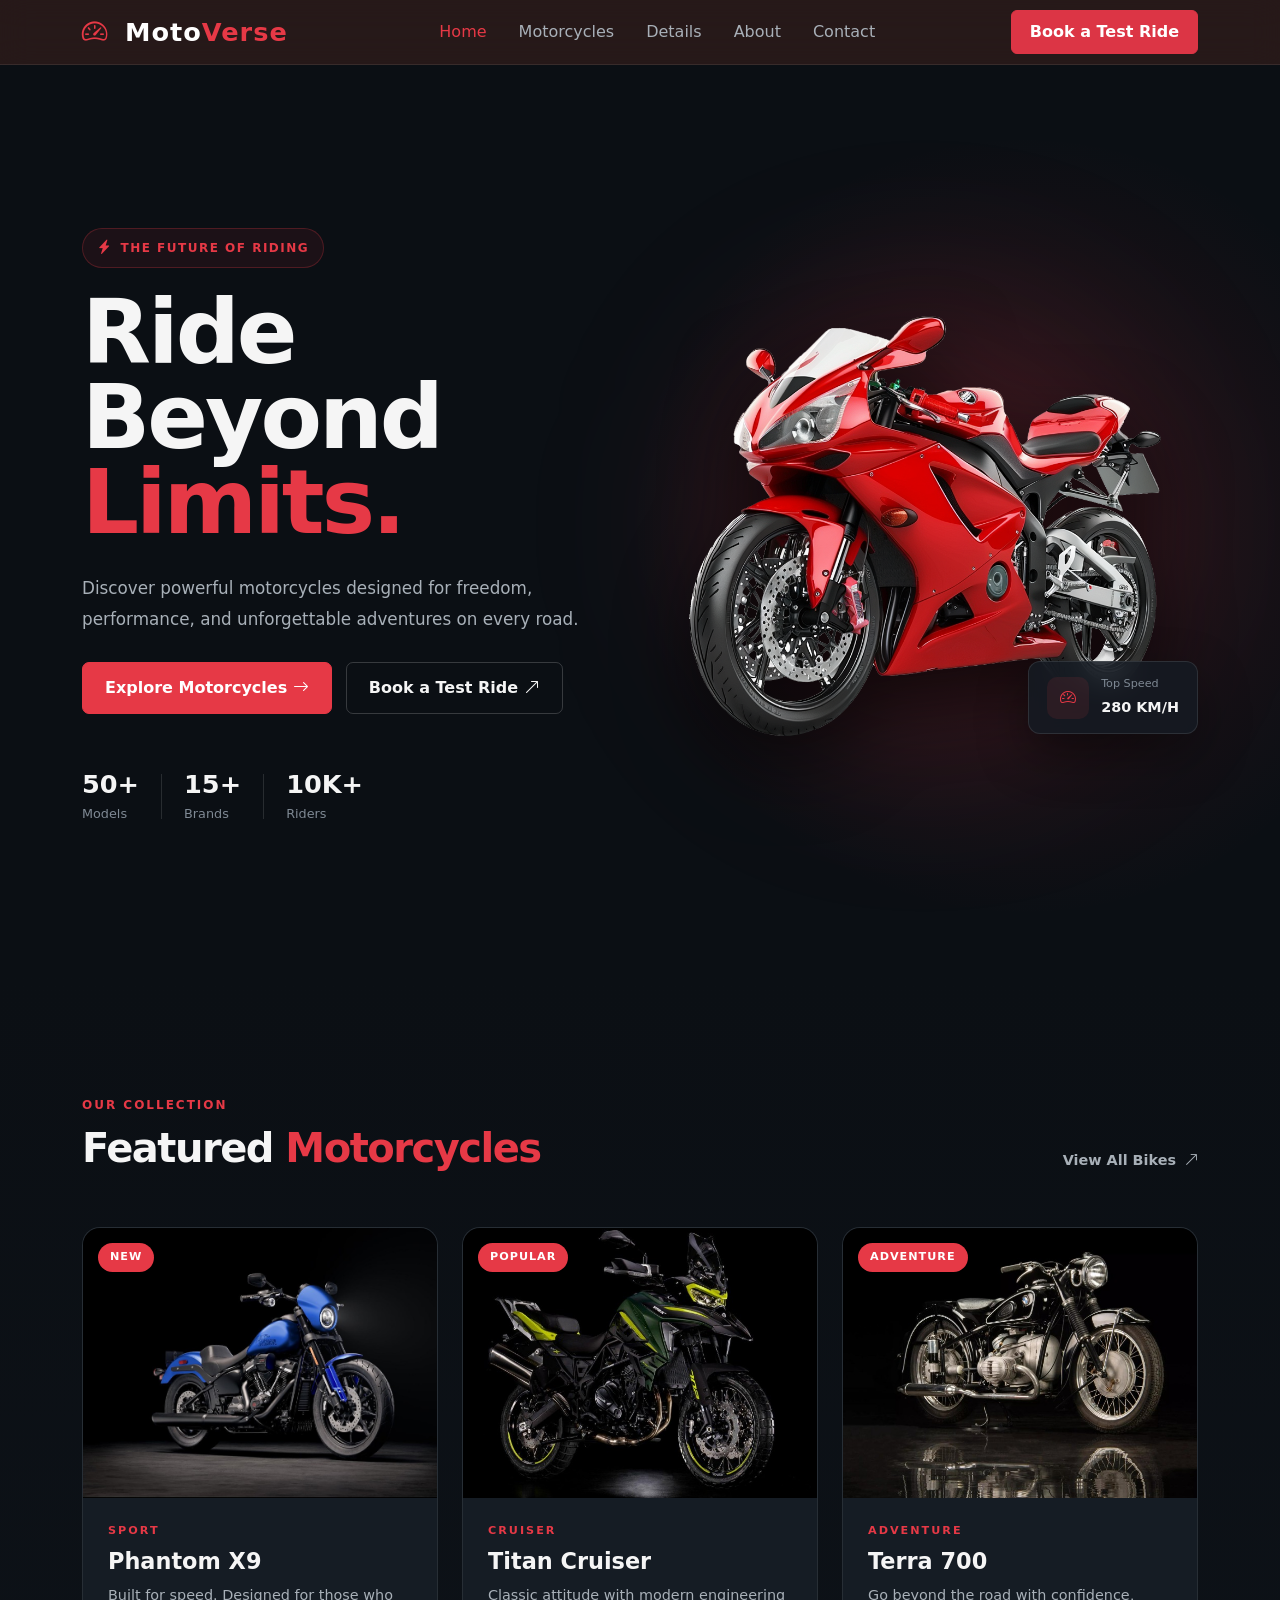
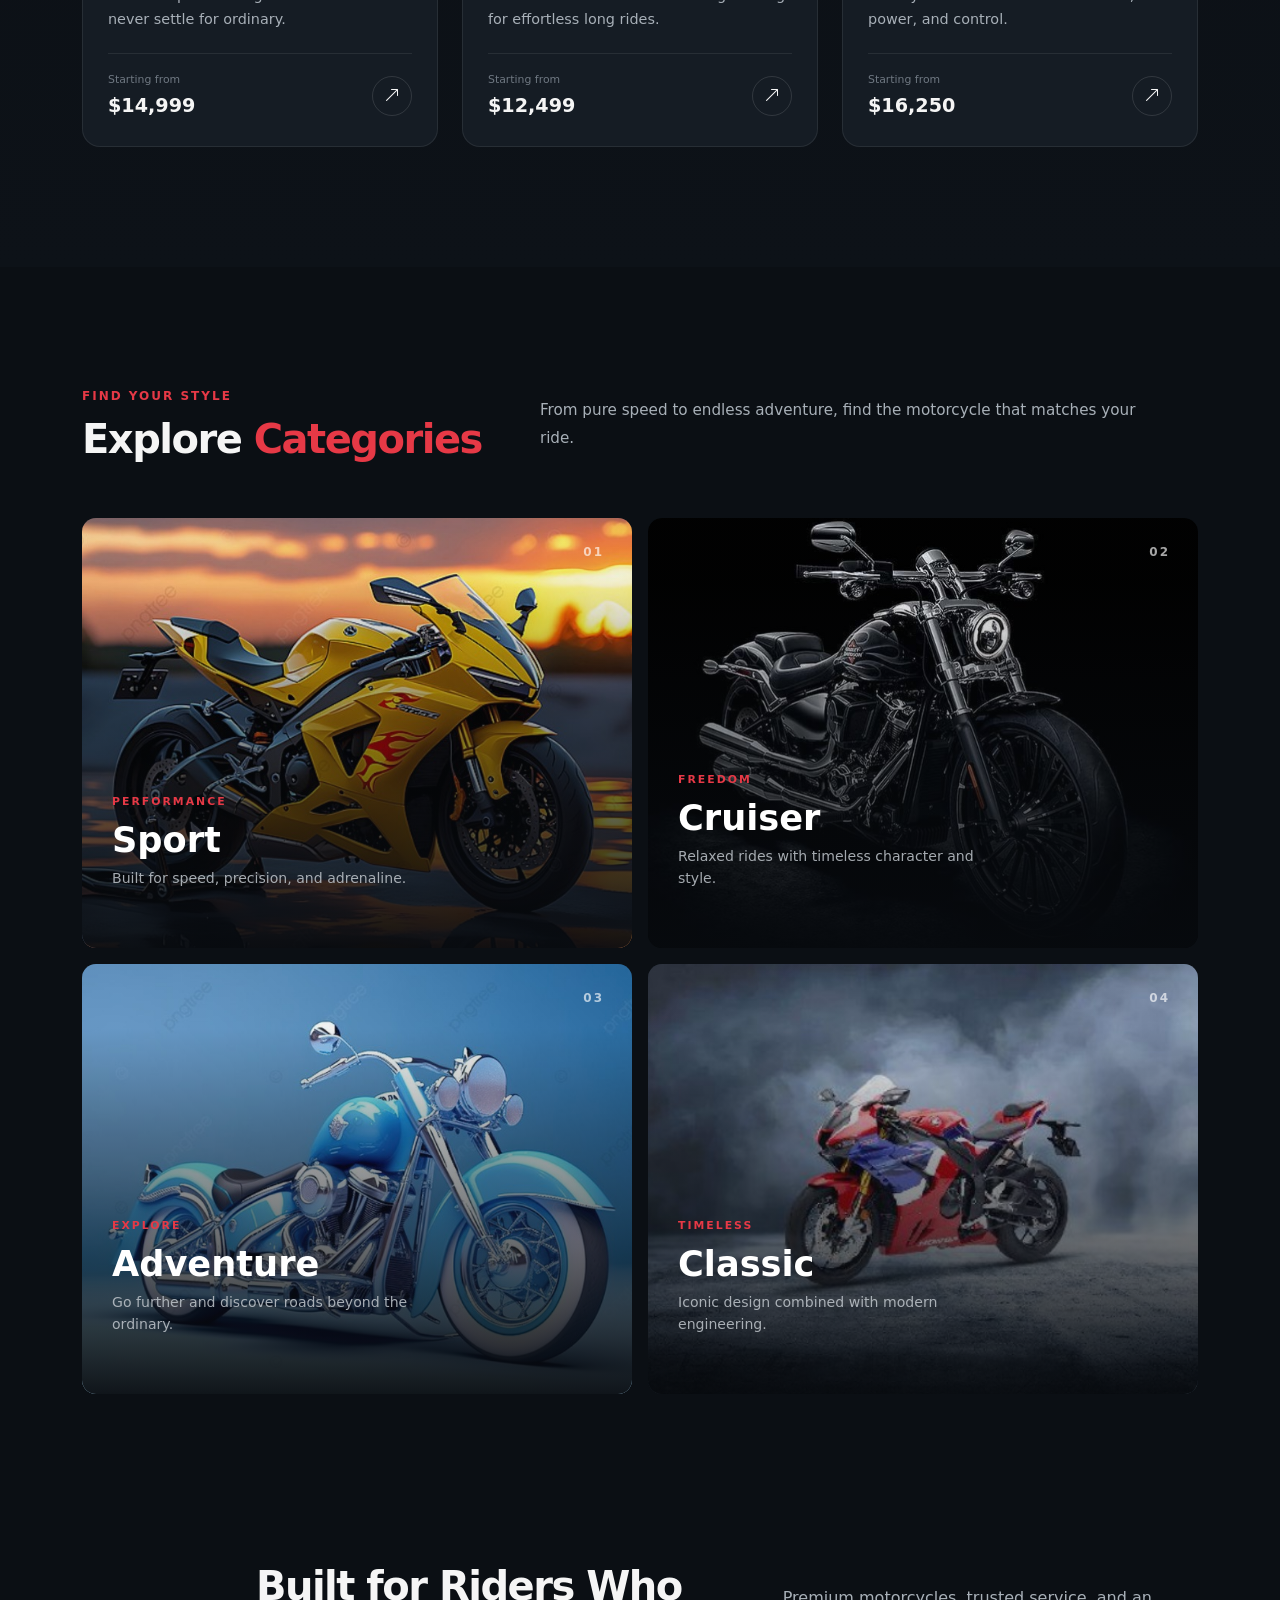
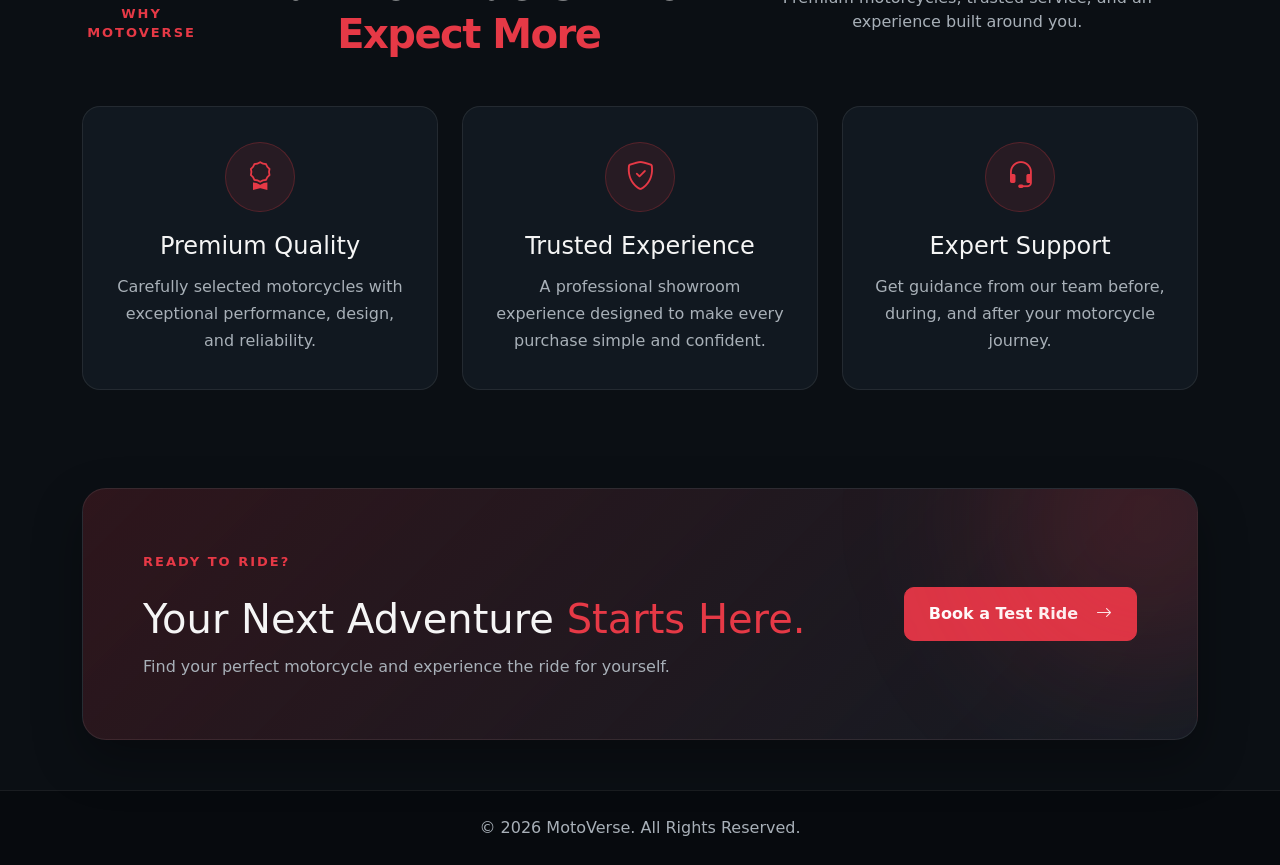
<file: index.html>
<!DOCTYPE html>
<html lang="en">

<head>
    <meta charset="UTF-8">
    <meta name="viewport" content="width=device-width, initial-scale=1.0">

    <title>MotoVerse | Motorcycle Showroom</title>

    <!-- Bootstrap CSS -->
    <link href="https://cdn.jsdelivr.net/npm/bootstrap@5.3.3/dist/css/bootstrap.min.css" rel="stylesheet">

    <!-- Bootstrap Icons -->
    <link rel="stylesheet" href="https://cdn.jsdelivr.net/npm/bootstrap-icons@1.11.3/font/bootstrap-icons.min.css">

    <!-- CSS -->
    <link rel="stylesheet" href="css/style.css">
</head>

<body>

    <!-- ================= NAVBAR ================= -->
    <header>
        <nav class="navbar navbar-expand-lg navbar-dark">
            <div class="container">

                <!-- Logo -->
                <a class="navbar-brand" href="index.html">
                    <i class="bi bi-speedometer2"></i>
                    Moto<span>Verse</span>
                </a>

                <!-- Mobile Menu Button -->
                <button class="navbar-toggler" type="button" data-bs-toggle="collapse" data-bs-target="#mainNavbar"
                    aria-controls="mainNavbar" aria-expanded="false" aria-label="Toggle navigation">
                    <span class="navbar-toggler-icon"></span>
                </button>

                <!-- Navigation Links -->
                <div class="collapse navbar-collapse" id="mainNavbar">

                    <ul class="navbar-nav mx-auto mb-2 mb-lg-0">

                        <li class="nav-item">
                            <a class="nav-link active" href="index.html">
                                Home
                            </a>
                        </li>

                        <li class="nav-item">
                            <a class="nav-link" href="motorcycles.html">
                                Motorcycles
                            </a>
                        </li>

                        <li class="nav-item">
                            <a class="nav-link" href="details.html">
                                Details
                            </a>
                        </li>

                        <li class="nav-item">
                            <a class="nav-link" href="about.html">
                                About
                            </a>
                        </li>

                        <li class="nav-item">
                            <a class="nav-link" href="contact.html">
                                Contact
                            </a>
                        </li>

                    </ul>

                    <!-- Test Ride Button -->
                    <a href="contact.html" class="btn btn-danger nav-btn">
                        Book a Test Ride
                    </a>

                </div>

            </div>
        </nav>
    </header>


    <!-- ================= MAIN ================= -->

    <main>

        <!-- ================= HERO SECTION ================= -->
        <section class="hero-section">

            <div class="container">

                <div class="row align-items-center min-vh-100">

                    <!-- Hero Content -->
                    <div class="col-lg-6">

                        <div class="hero-content">

                            <span class="hero-badge">
                                <i class="bi bi-lightning-charge-fill"></i>
                                THE FUTURE OF RIDING
                            </span>

                            <h1>
                                Ride Beyond
                                <span>Limits.</span>
                            </h1>

                            <p class="hero-text">
                                Discover powerful motorcycles designed for
                                freedom, performance, and unforgettable
                                adventures on every road.
                            </p>

                            <!-- Hero Buttons -->
                            <div class="hero-buttons">

                                <a href="motorcycles.html" class="btn hero-btn">
                                    Explore Motorcycles
                                    <i class="bi bi-arrow-right"></i>
                                </a>

                                <a href="contact.html" class="btn hero-outline-btn">
                                    Book a Test Ride
                                    <i class="bi bi-arrow-up-right"></i>
                                </a>

                            </div>


                            <!-- Hero Stats -->
                            <div class="hero-stats">

                                <div class="stat-item">
                                    <h3>50+</h3>
                                    <p>Models</p>
                                </div>

                                <div class="stat-item">
                                    <h3>15+</h3>
                                    <p>Brands</p>
                                </div>

                                <div class="stat-item">
                                    <h3>10K+</h3>
                                    <p>Riders</p>
                                </div>

                            </div>

                        </div>

                    </div>


                    <!-- Hero Image -->
                    <div class="col-lg-6">

                        <div class="hero-image-wrapper">

                            <div class="hero-glow"></div>

                            <div class="hero-image-card">

                                <img src="images/hero-bike.png" alt="Premium motorcycle" class="hero-bike">

                            </div>

                            <!-- Floating Badge -->
                            <div class="floating-card">

                                <div class="floating-icon">
                                    <i class="bi bi-speedometer2"></i>
                                </div>

                                <div>
                                    <small>Top Speed</small>
                                    <strong>280 KM/H</strong>
                                </div>

                            </div>

                        </div>

                    </div>

                </div>

            </div>

        </section>


        <!-- ================= FEATURED MOTORCYCLES ================= -->
        <section class="featured-section">

            <div class="container">

                <!-- Section Heading -->
                <div class="section-heading">

                    <div>
                        <span class="section-subtitle">
                            OUR COLLECTION
                        </span>

                        <h2>
                            Featured <span>Motorcycles</span>
                        </h2>
                    </div>

                    <a href="motorcycles.html" class="view-all-btn">
                        View All Bikes
                        <i class="bi bi-arrow-up-right"></i>
                    </a>

                </div>


                <!-- Motorcycle Cards -->
                <div class="row g-4">

                    <!-- Bike 1 -->
                    <div class="col-lg-4 col-md-6">

                        <article class="bike-card">

                            <div class="bike-image">

                                <span class="bike-badge">
                                    NEW
                                </span>

                                <img src="images/bike-1.jpg" alt="Sport motorcycle">

                                <div class="bike-overlay"></div>

                                <a href="details.html" class="bike-view-btn">
                                    View Details
                                    <i class="bi bi-arrow-right"></i>
                                </a>

                            </div>


                            <div class="bike-content">

                                <div class="bike-category">
                                    SPORT
                                </div>

                                <h3>
                                    Phantom X9
                                </h3>

                                <p>
                                    Built for speed. Designed for those
                                    who never settle for ordinary.
                                </p>


                                <div class="bike-bottom">

                                    <div>
                                        <small>Starting from</small>
                                        <strong>$14,999</strong>
                                    </div>

                                    <span class="bike-arrow">
                                        <i class="bi bi-arrow-up-right"></i>
                                    </span>

                                </div>

                            </div>

                        </article>

                    </div>


                    <!-- Bike 2 -->
                    <div class="col-lg-4 col-md-6">

                        <article class="bike-card">

                            <div class="bike-image">

                                <span class="bike-badge">
                                    POPULAR
                                </span>

                                <img src="images/bike-2.jpg" alt="Cruiser motorcycle">

                                <div class="bike-overlay"></div>

                                <a href="details.html" class="bike-view-btn">
                                    View Details
                                    <i class="bi bi-arrow-right"></i>
                                </a>

                            </div>


                            <div class="bike-content">

                                <div class="bike-category">
                                    CRUISER
                                </div>

                                <h3>
                                    Titan Cruiser
                                </h3>

                                <p>
                                    Classic attitude with modern engineering
                                    for effortless long rides.
                                </p>


                                <div class="bike-bottom">

                                    <div>
                                        <small>Starting from</small>
                                        <strong>$12,499</strong>
                                    </div>

                                    <span class="bike-arrow">
                                        <i class="bi bi-arrow-up-right"></i>
                                    </span>

                                </div>

                            </div>

                        </article>

                    </div>


                    <!-- Bike 3 -->
                    <div class="col-lg-4 col-md-6">

                        <article class="bike-card">

                            <div class="bike-image">

                                <span class="bike-badge">
                                    ADVENTURE
                                </span>

                                <img src="images/bike-3.jpg" alt="Adventure motorcycle">

                                <div class="bike-overlay"></div>

                                <a href="details.html" class="bike-view-btn">
                                    View Details
                                    <i class="bi bi-arrow-right"></i>
                                </a>

                            </div>


                            <div class="bike-content">

                                <div class="bike-category">
                                    ADVENTURE
                                </div>

                                <h3>
                                    Terra 700
                                </h3>

                                <p>
                                    Go beyond the road with confidence,
                                    power, and control.
                                </p>


                                <div class="bike-bottom">

                                    <div>
                                        <small>Starting from</small>
                                        <strong>$16,250</strong>
                                    </div>

                                    <span class="bike-arrow">
                                        <i class="bi bi-arrow-up-right"></i>
                                    </span>

                                </div>

                            </div>

                        </article>

                    </div>

                </div>

            </div>

        </section>

        <!-- ================= MOTORCYCLE CATEGORIES ================= -->
        <section class="categories-section">

            <div class="container">

                <!-- Section Heading -->
                <div class="section-heading categories-heading">

                    <div>
                        <span class="section-subtitle">
                            FIND YOUR STYLE
                        </span>

                        <h2>
                            Explore <span>Categories</span>
                        </h2>
                    </div>

                    <p>
                        From pure speed to endless adventure,
                        find the motorcycle that matches your ride.
                    </p>

                </div>


                <!-- Categories Grid -->
                <div class="row g-3 categories-grid">

                    <!-- Sport -->
                    <div class="col-lg-6">

                        <a href="motorcycles.html" class="category-card">

                            <img src="images/sport.jpg" alt="Sport motorcycles">

                            <div class="category-overlay"></div>

                            <div class="category-number">
                                01
                            </div>

                            <div class="category-content">

                                <span>
                                    PERFORMANCE
                                </span>

                                <h3>
                                    Sport
                                </h3>

                                <p>
                                    Built for speed, precision,
                                    and adrenaline.
                                </p>

                                <div class="category-link">
                                    Explore Category
                                    <i class="bi bi-arrow-up-right"></i>
                                </div>

                            </div>

                        </a>

                    </div>


                    <!-- Cruiser -->
                    <div class="col-lg-6">

                        <a href="motorcycles.html" class="category-card">

                            <img src="images/cruiser.jpg" alt="Cruiser motorcycles">

                            <div class="category-overlay"></div>

                            <div class="category-number">
                                02
                            </div>

                            <div class="category-content">

                                <span>
                                    FREEDOM
                                </span>

                                <h3>
                                    Cruiser
                                </h3>

                                <p>
                                    Relaxed rides with timeless
                                    character and style.
                                </p>

                                <div class="category-link">
                                    Explore Category
                                    <i class="bi bi-arrow-up-right"></i>
                                </div>

                            </div>

                        </a>

                    </div>


                    <!-- Adventure -->
                    <div class="col-lg-6">

                        <a href="motorcycles.html" class="category-card">

                            <img src="images/adventure.jpg" alt="Adventure motorcycles">

                            <div class="category-overlay"></div>

                            <div class="category-number">
                                03
                            </div>

                            <div class="category-content">

                                <span>
                                    EXPLORE
                                </span>

                                <h3>
                                    Adventure
                                </h3>

                                <p>
                                    Go further and discover roads
                                    beyond the ordinary.
                                </p>

                                <div class="category-link">
                                    Explore Category
                                    <i class="bi bi-arrow-up-right"></i>
                                </div>

                            </div>

                        </a>

                    </div>


                    <!-- Classic -->
                    <div class="col-lg-6">

                        <a href="motorcycles.html" class="category-card">

                            <img src="images/classic.jpg" alt="Classic motorcycles">

                            <div class="category-overlay"></div>

                            <div class="category-number">
                                04
                            </div>

                            <div class="category-content">

                                <span>
                                    TIMELESS
                                </span>

                                <h3>
                                    Classic
                                </h3>

                                <p>
                                    Iconic design combined with
                                    modern engineering.
                                </p>

                                <div class="category-link">
                                    Explore Category
                                    <i class="bi bi-arrow-up-right"></i>
                                </div>

                            </div>

                        </a>

                    </div>

                </div>

            </div>

        </section>

        <!-- Why Choose Us -->
        <section class="why-us-section py-5">
            <div class="container">

                <div class="section-heading text-center mb-5">
                    <span class="section-tag">WHY MOTOVERSE</span>
                    <h2>Built for Riders Who <span>Expect More</span></h2>
                    <p>
                        Premium motorcycles, trusted service, and an experience built around you.
                    </p>
                </div>

                <div class="row g-4">

                    <!-- Feature 1 -->
                    <div class="col-md-4">
                        <div class="feature-card">
                            <div class="feature-icon">
                                <i class="bi bi-award"></i>
                            </div>

                            <h4>Premium Quality</h4>
                            <p>
                                Carefully selected motorcycles with exceptional performance,
                                design, and reliability.
                            </p>
                        </div>
                    </div>

                    <!-- Feature 2 -->
                    <div class="col-md-4">
                        <div class="feature-card">
                            <div class="feature-icon">
                                <i class="bi bi-shield-check"></i>
                            </div>

                            <h4>Trusted Experience</h4>
                            <p>
                                A professional showroom experience designed to make every
                                purchase simple and confident.
                            </p>
                        </div>
                    </div>

                    <!-- Feature 3 -->
                    <div class="col-md-4">
                        <div class="feature-card">
                            <div class="feature-icon">
                                <i class="bi bi-headset"></i>
                            </div>

                            <h4>Expert Support</h4>
                            <p>
                                Get guidance from our team before, during, and after your
                                motorcycle journey.
                            </p>
                        </div>
                    </div>

                </div>
            </div>
        </section>


        <!-- Test Ride CTA -->
        <section class="test-ride-section">
            <div class="container">
                <div class="test-ride-content">

                    <div>
                        <span class="section-tag">READY TO RIDE?</span>

                        <h2>
                            Your Next Adventure
                            <span>Starts Here.</span>
                        </h2>

                        <p>
                            Find your perfect motorcycle and experience the ride for yourself.
                        </p>
                    </div>

                    <a href="contact.html" class="btn btn-danger test-ride-btn">
                        Book a Test Ride
                        <i class="bi bi-arrow-right"></i>
                    </a>

                </div>
            </div>
        </section>



    </main>




    <!-- ================= FOOTER ================= -->
    <footer>
        <div class="container text-center">
            <p class="mb-0">
                © 2026 MotoVerse. All Rights Reserved.
            </p>
        </div>
    </footer>

    <script src="https://cdn.jsdelivr.net/npm/bootstrap@5.3.3/dist/js/bootstrap.bundle.min.js"></script>

    <script src="js/script.js"></script>
</body>

</html>
</file>
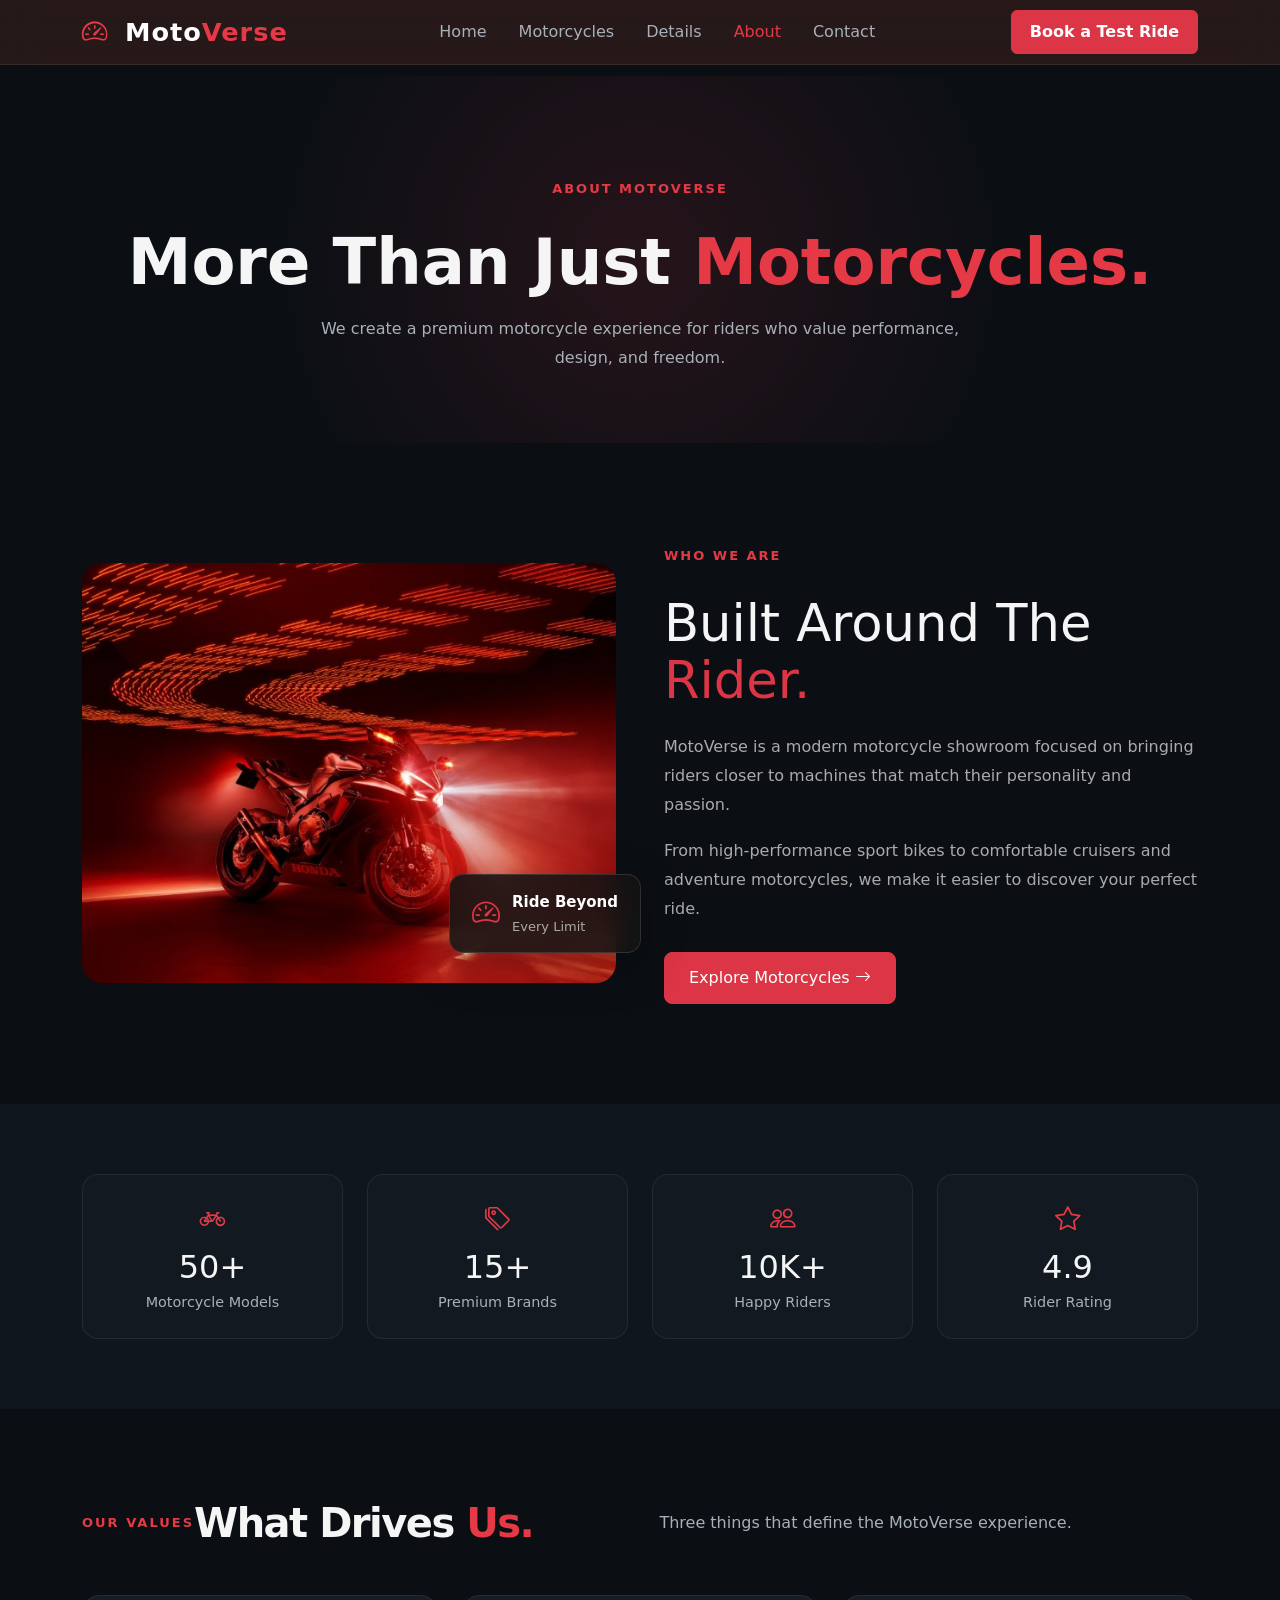
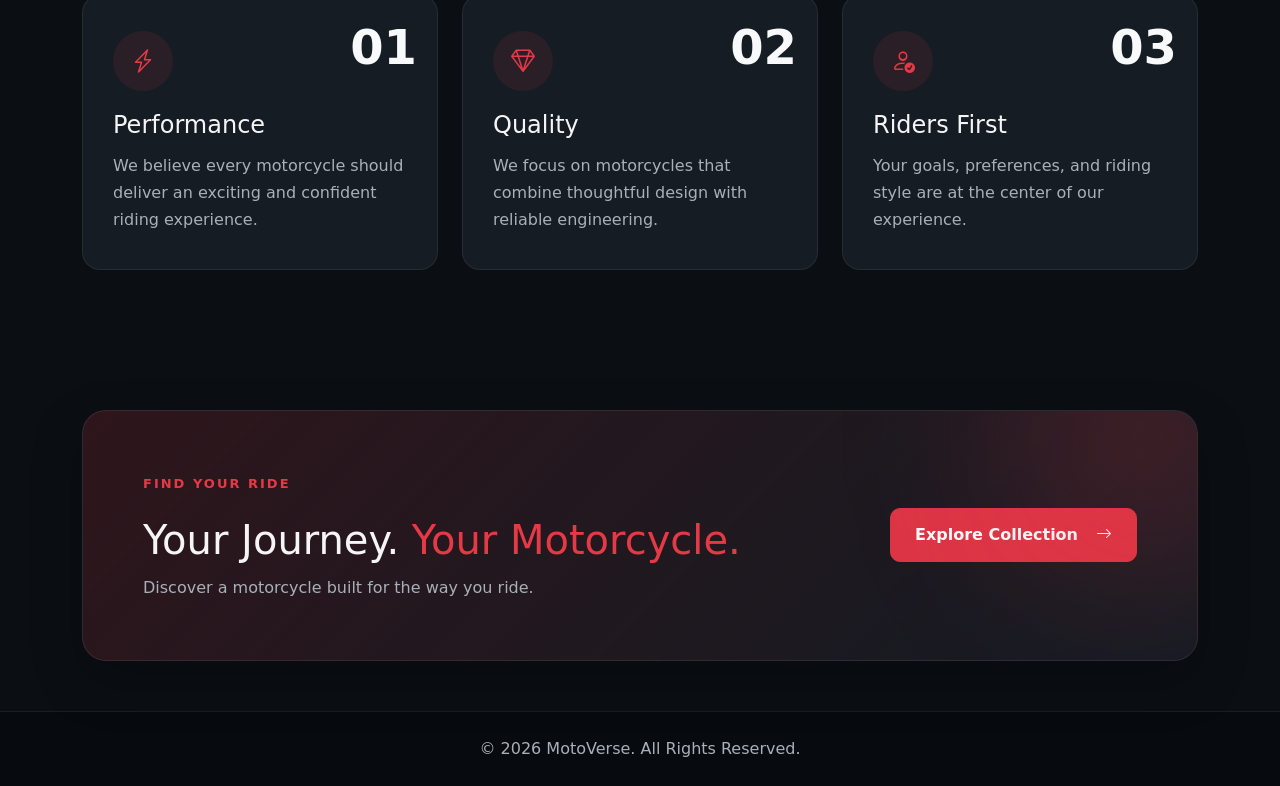
<file: about.html>
<!DOCTYPE html>
<html lang="en">

<head>
    <meta charset="UTF-8">
    <meta name="viewport" content="width=device-width, initial-scale=1.0">

    <title>About Us | MotoVerse</title>

    <!-- Bootstrap -->
    <link href="https://cdn.jsdelivr.net/npm/bootstrap@5.3.3/dist/css/bootstrap.min.css" rel="stylesheet">

    <!-- Bootstrap Icons -->
    <link rel="stylesheet" href="https://cdn.jsdelivr.net/npm/bootstrap-icons@1.11.3/font/bootstrap-icons.min.css">

    <!-- Custom CSS -->
    <link rel="stylesheet" href="css/style.css">
</head>

<body>

    <!-- =========================
     NAVBAR
========================= -->

    <nav class="navbar navbar-expand-lg navbar-dark">
        <div class="container">

            <a class="navbar-brand" href="index.html">
                <i class="bi bi-speedometer2"></i>
                Moto<span>Verse</span>
            </a>

            <button class="navbar-toggler" type="button" data-bs-toggle="collapse" data-bs-target="#mainNavbar">
                <span class="navbar-toggler-icon"></span>
            </button>

            <div class="collapse navbar-collapse" id="mainNavbar">

                <ul class="navbar-nav mx-auto">

                    <li class="nav-item">
                        <a class="nav-link" href="index.html">
                            Home
                        </a>
                    </li>

                    <li class="nav-item">
                        <a class="nav-link" href="motorcycles.html">
                            Motorcycles
                        </a>
                    </li>

                    <li class="nav-item">
                        <a class="nav-link" href="details.html">
                            Details
                        </a>
                    </li>

                    <li class="nav-item">
                        <a class="nav-link active" href="about.html">
                            About
                        </a>
                    </li>

                    <li class="nav-item">
                        <a class="nav-link" href="contact.html">
                            Contact
                        </a>
                    </li>

                </ul>

                <a href="contact.html" class="btn btn-danger nav-btn">
                    Book a Test Ride
                </a>

            </div>
        </div>
    </nav>


    <!-- =========================
     PAGE HERO
========================= -->

    <section class="page-hero">

        <div class="container text-center">

            <span class="section-tag">
                ABOUT MOTOVERSE
            </span>

            <h1>
                More Than Just
                <span>Motorcycles.</span>
            </h1>

            <p>
                We create a premium motorcycle experience for riders
                who value performance, design, and freedom.
            </p>

        </div>

    </section>


    <!-- =========================
     ABOUT INTRO
========================= -->

    <section class="about-intro">

        <div class="container">

            <div class="row align-items-center g-5">

                <!-- Image -->

                <div class="col-lg-6">

                    <div class="about-image">

                        <img src="images/about-bike.jpg" alt="MotoVerse motorcycle">

                        <div class="about-image-card">

                            <i class="bi bi-speedometer2"></i>

                            <div>
                                <strong>Ride Beyond</strong>
                                <span>Every Limit</span>
                            </div>

                        </div>

                    </div>

                </div>


                <!-- Text -->

                <div class="col-lg-6">

                    <span class="section-tag">
                        WHO WE ARE
                    </span>

                    <h2 class="about-title">
                        Built Around The
                        <span>Rider.</span>
                    </h2>

                    <p class="about-text">
                        MotoVerse is a modern motorcycle showroom focused
                        on bringing riders closer to machines that match
                        their personality and passion.
                    </p>

                    <p class="about-text">
                        From high-performance sport bikes to comfortable
                        cruisers and adventure motorcycles, we make it
                        easier to discover your perfect ride.
                    </p>

                    <a href="motorcycles.html" class="btn btn-danger about-btn">
                        Explore Motorcycles
                        <i class="bi bi-arrow-right"></i>
                    </a>

                </div>

            </div>

        </div>

    </section>


    <!-- =========================
     STATS
========================= -->

    <section class="about-stats">

        <div class="container">

            <div class="row g-4">

                <div class="col-6 col-lg-3">

                    <div class="stat-card">

                        <i class="bi bi-bicycle"></i>

                        <h3>50+</h3>

                        <p>Motorcycle Models</p>

                    </div>

                </div>


                <div class="col-6 col-lg-3">

                    <div class="stat-card">

                        <i class="bi bi-tags"></i>

                        <h3>15+</h3>

                        <p>Premium Brands</p>

                    </div>

                </div>


                <div class="col-6 col-lg-3">

                    <div class="stat-card">

                        <i class="bi bi-people"></i>

                        <h3>10K+</h3>

                        <p>Happy Riders</p>

                    </div>

                </div>


                <div class="col-6 col-lg-3">

                    <div class="stat-card">

                        <i class="bi bi-star"></i>

                        <h3>4.9</h3>

                        <p>Rider Rating</p>

                    </div>

                </div>

            </div>

        </div>

    </section>


    <!-- =========================
     OUR VALUES
========================= -->

    <section class="values-section">

        <div class="container">

            <div class="section-heading text-center mb-5">

                <span class="section-tag">
                    OUR VALUES
                </span>

                <h2>
                    What Drives <span>Us.</span>
                </h2>

                <p>
                    Three things that define the MotoVerse experience.
                </p>

            </div>


            <div class="row g-4">

                <!-- Value 1 -->

                <div class="col-md-4">

                    <div class="value-card">

                        <div class="value-number text-light">
                            01
                        </div>

                        <i class="bi bi-lightning-charge"></i>

                        <h4>Performance</h4>

                        <p>
                            We believe every motorcycle should deliver
                            an exciting and confident riding experience.
                        </p>

                    </div>

                </div>


                <!-- Value 2 -->

                <div class="col-md-4">

                    <div class="value-card">

                        <div class="value-number text-light">
                            02
                        </div>

                        <i class="bi bi-gem"></i>

                        <h4>Quality</h4>

                        <p>
                            We focus on motorcycles that combine
                            thoughtful design with reliable engineering.
                        </p>

                    </div>

                </div>


                <!-- Value 3 -->

                <div class="col-md-4">

                    <div class="value-card">

                        <div class="value-number text-light">
                            03
                        </div>

                        <i class="bi bi-person-check"></i>

                        <h4>Riders First</h4>

                        <p>
                            Your goals, preferences, and riding style
                            are at the center of our experience.
                        </p>

                    </div>

                </div>

            </div>

        </div>

    </section>


    <!-- =========================
     CTA
========================= -->

    <section class="test-ride-section">

        <div class="container">

            <div class="test-ride-content">

                <div>

                    <span class="section-tag">
                        FIND YOUR RIDE
                    </span>

                    <h2>
                        Your Journey.
                        <span>Your Motorcycle.</span>
                    </h2>

                    <p>
                        Discover a motorcycle built for the way you ride.
                    </p>

                </div>

                <a href="motorcycles.html" class="btn btn-danger test-ride-btn">
                    Explore Collection
                    <i class="bi bi-arrow-right"></i>
                </a>

            </div>

        </div>

    </section>


    <!-- =========================
     FOOTER
========================= -->

    <footer>

        <div class="container text-center">

            <p class="mb-0">
                © 2026 MotoVerse. All Rights Reserved.
            </p>

        </div>

    </footer>


    <!-- Bootstrap JS -->

    <script src="https://cdn.jsdelivr.net/npm/bootstrap@5.3.3/dist/js/bootstrap.bundle.min.js">
    </script>

    <script src="js/script.js"></script>

</body>

</html>
</file>
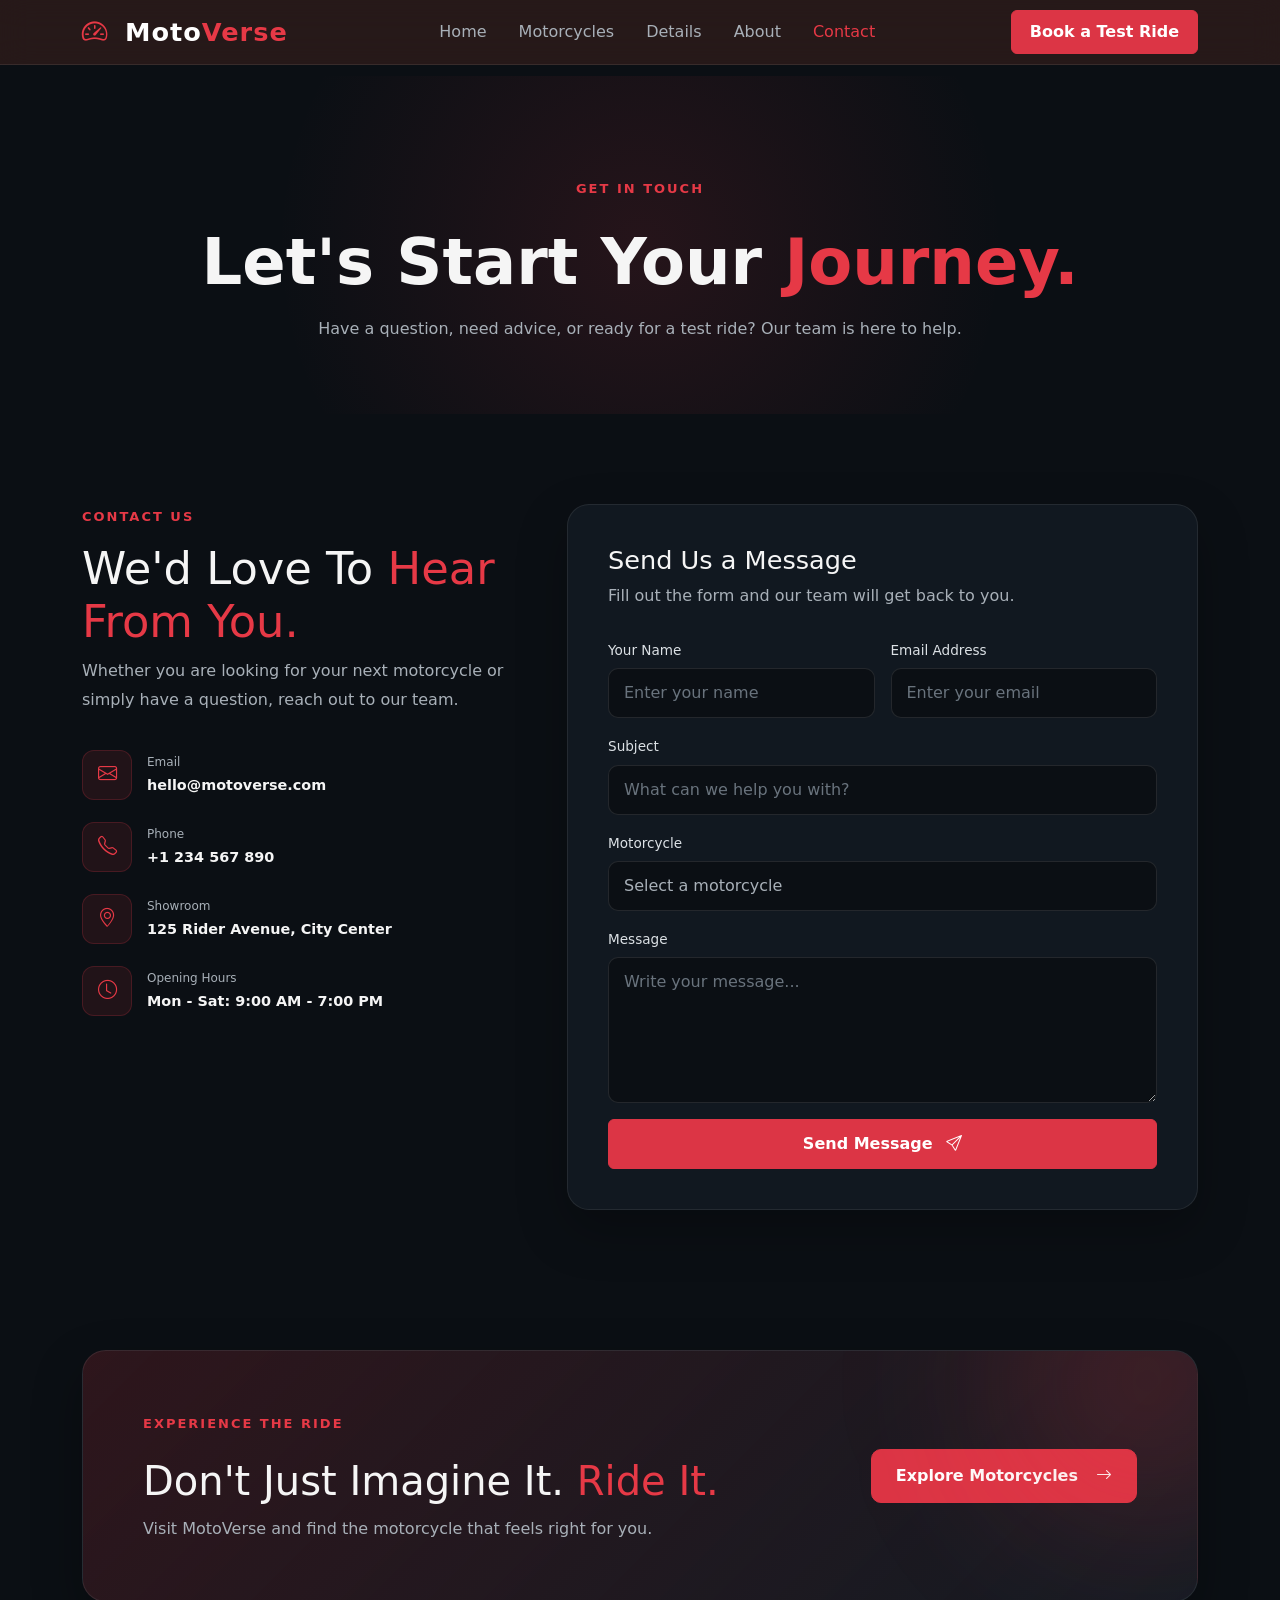
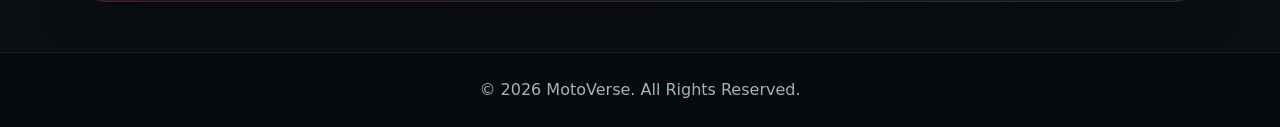
<file: contact.html>
<!DOCTYPE html>
<html lang="en">

<head>
    <meta charset="UTF-8">
    <meta name="viewport" content="width=device-width, initial-scale=1.0">

    <title>Contact | MotoVerse</title>

    <!-- Bootstrap -->
    <link href="https://cdn.jsdelivr.net/npm/bootstrap@5.3.3/dist/css/bootstrap.min.css" rel="stylesheet">

    <!-- Bootstrap Icons -->
    <link rel="stylesheet" href="https://cdn.jsdelivr.net/npm/bootstrap-icons@1.11.3/font/bootstrap-icons.min.css">

    <!-- Custom CSS -->
    <link rel="stylesheet" href="css/style.css">
</head>

<body>

    <!-- =========================
     NAVBAR
========================= -->

    <nav class="navbar navbar-expand-lg navbar-dark">
        <div class="container">

            <a class="navbar-brand" href="index.html">
                <i class="bi bi-speedometer2"></i>
                Moto<span>Verse</span>
            </a>

            <button class="navbar-toggler" type="button" data-bs-toggle="collapse" data-bs-target="#mainNavbar">
                <span class="navbar-toggler-icon"></span>
            </button>

            <div class="collapse navbar-collapse" id="mainNavbar">

                <ul class="navbar-nav mx-auto">

                    <li class="nav-item">
                        <a class="nav-link" href="index.html">
                            Home
                        </a>
                    </li>

                    <li class="nav-item">
                        <a class="nav-link" href="motorcycles.html">
                            Motorcycles
                        </a>
                    </li>

                    <li class="nav-item">
                        <a class="nav-link" href="details.html">
                            Details
                        </a>
                    </li>

                    <li class="nav-item">
                        <a class="nav-link" href="about.html">
                            About
                        </a>
                    </li>

                    <li class="nav-item">
                        <a class="nav-link active" href="contact.html">
                            Contact
                        </a>
                    </li>

                </ul>

                <a href="contact.html" class="btn btn-danger nav-btn">
                    Book a Test Ride
                </a>

            </div>
        </div>
    </nav>


    <!-- =========================
     PAGE HERO
========================= -->

    <section class="page-hero">

        <div class="container text-center">

            <span class="section-tag">
                GET IN TOUCH
            </span>

            <h1>
                Let's Start Your
                <span>Journey.</span>
            </h1>

            <p>
                Have a question, need advice, or ready for a test ride?
                Our team is here to help.
            </p>

        </div>

    </section>


    <!-- =========================
     CONTACT SECTION
========================= -->

    <section class="contact-section">

        <div class="container">

            <div class="row g-5">

                <!-- =====================
                 CONTACT INFORMATION
            ====================== -->

                <div class="col-lg-5">

                    <span class="section-tag">
                        CONTACT US
                    </span>

                    <h2 class="contact-title">
                        We'd Love To
                        <span>Hear From You.</span>
                    </h2>

                    <p class="contact-description">
                        Whether you are looking for your next motorcycle
                        or simply have a question, reach out to our team.
                    </p>


                    <!-- Email -->

                    <div class="contact-info">

                        <div class="contact-icon">
                            <i class="bi bi-envelope"></i>
                        </div>

                        <div>
                            <span>Email</span>
                            <strong>hello@motoverse.com</strong>
                        </div>

                    </div>


                    <!-- Phone -->

                    <div class="contact-info">

                        <div class="contact-icon">
                            <i class="bi bi-telephone"></i>
                        </div>

                        <div>
                            <span>Phone</span>
                            <strong>+1 234 567 890</strong>
                        </div>

                    </div>


                    <!-- Location -->

                    <div class="contact-info">

                        <div class="contact-icon">
                            <i class="bi bi-geo-alt"></i>
                        </div>

                        <div>
                            <span>Showroom</span>
                            <strong>125 Rider Avenue, City Center</strong>
                        </div>

                    </div>


                    <!-- Hours -->

                    <div class="contact-info">

                        <div class="contact-icon">
                            <i class="bi bi-clock"></i>
                        </div>

                        <div>
                            <span>Opening Hours</span>
                            <strong>Mon - Sat: 9:00 AM - 7:00 PM</strong>
                        </div>

                    </div>

                </div>


                <!-- =====================
                 CONTACT FORM
            ====================== -->

                <div class="col-lg-7">

                    <div class="contact-form-card">

                        <h3>
                            Send Us a Message
                        </h3>

                        <p>
                            Fill out the form and our team will get back to you.
                        </p>


                        <form>

                            <div class="row g-3">

                                <!-- Name -->

                                <div class="col-md-6">

                                    <label for="name" class="form-label">
                                        Your Name
                                    </label>

                                    <input type="text" id="name" class="form-control" placeholder="Enter your name"
                                        required>

                                </div>


                                <!-- Email -->

                                <div class="col-md-6">

                                    <label for="email" class="form-label">
                                        Email Address
                                    </label>

                                    <input type="email" id="email" class="form-control" placeholder="Enter your email"
                                        required>

                                </div>


                                <!-- Subject -->

                                <div class="col-12">

                                    <label for="subject" class="form-label">
                                        Subject
                                    </label>

                                    <input type="text" id="subject" class="form-control"
                                        placeholder="What can we help you with?" required>

                                </div>


                                <!-- Motorcycle -->

                                <div class="col-12">

                                    <label for="motorcycle" class="form-label">
                                        Motorcycle
                                    </label>

                                    <select id="motorcycle" class="form-select">

                                        <option selected>
                                            Select a motorcycle
                                        </option>

                                        <option>
                                            Phantom X9
                                        </option>

                                        <option>
                                            Titan Cruiser
                                        </option>

                                        <option>
                                            Terra 700
                                        </option>

                                        <option>
                                            Royal Classic
                                        </option>

                                        <option>
                                            Velocity R7
                                        </option>

                                        <option>
                                            Ranger X
                                        </option>

                                    </select>

                                </div>


                                <!-- Message -->

                                <div class="col-12">

                                    <label for="message" class="form-label">
                                        Message
                                    </label>

                                    <textarea id="message" class="form-control" rows="5"
                                        placeholder="Write your message..." required></textarea>

                                </div>


                                <!-- Submit -->

                                <div class="col-12">

                                    <button type="submit" class="btn btn-danger contact-submit">
                                        Send Message
                                        <i class="bi bi-send"></i>
                                    </button>

                                </div>

                            </div>

                        </form>

                    </div>

                </div>

            </div>

        </div>

    </section>


    <!-- =========================
     TEST RIDE CTA
========================= -->

    <section class="test-ride-section">

        <div class="container">

            <div class="test-ride-content">

                <div>

                    <span class="section-tag">
                        EXPERIENCE THE RIDE
                    </span>

                    <h2>
                        Don't Just Imagine It.
                        <span>Ride It.</span>
                    </h2>

                    <p>
                        Visit MotoVerse and find the motorcycle
                        that feels right for you.
                    </p>

                </div>

                <a href="motorcycles.html" class="btn btn-danger test-ride-btn">
                    Explore Motorcycles
                    <i class="bi bi-arrow-right"></i>
                </a>

            </div>

        </div>

    </section>


    <!-- =========================
     FOOTER
========================= -->

    <footer>

        <div class="container text-center">

            <p class="mb-0">
                © 2026 MotoVerse. All Rights Reserved.
            </p>

        </div>

    </footer>


    <!-- Bootstrap JS -->

    <script src="https://cdn.jsdelivr.net/npm/bootstrap@5.3.3/dist/js/bootstrap.bundle.min.js">
    </script>

    <script src="js/script.js"></script>

</body>

</html>
</file>
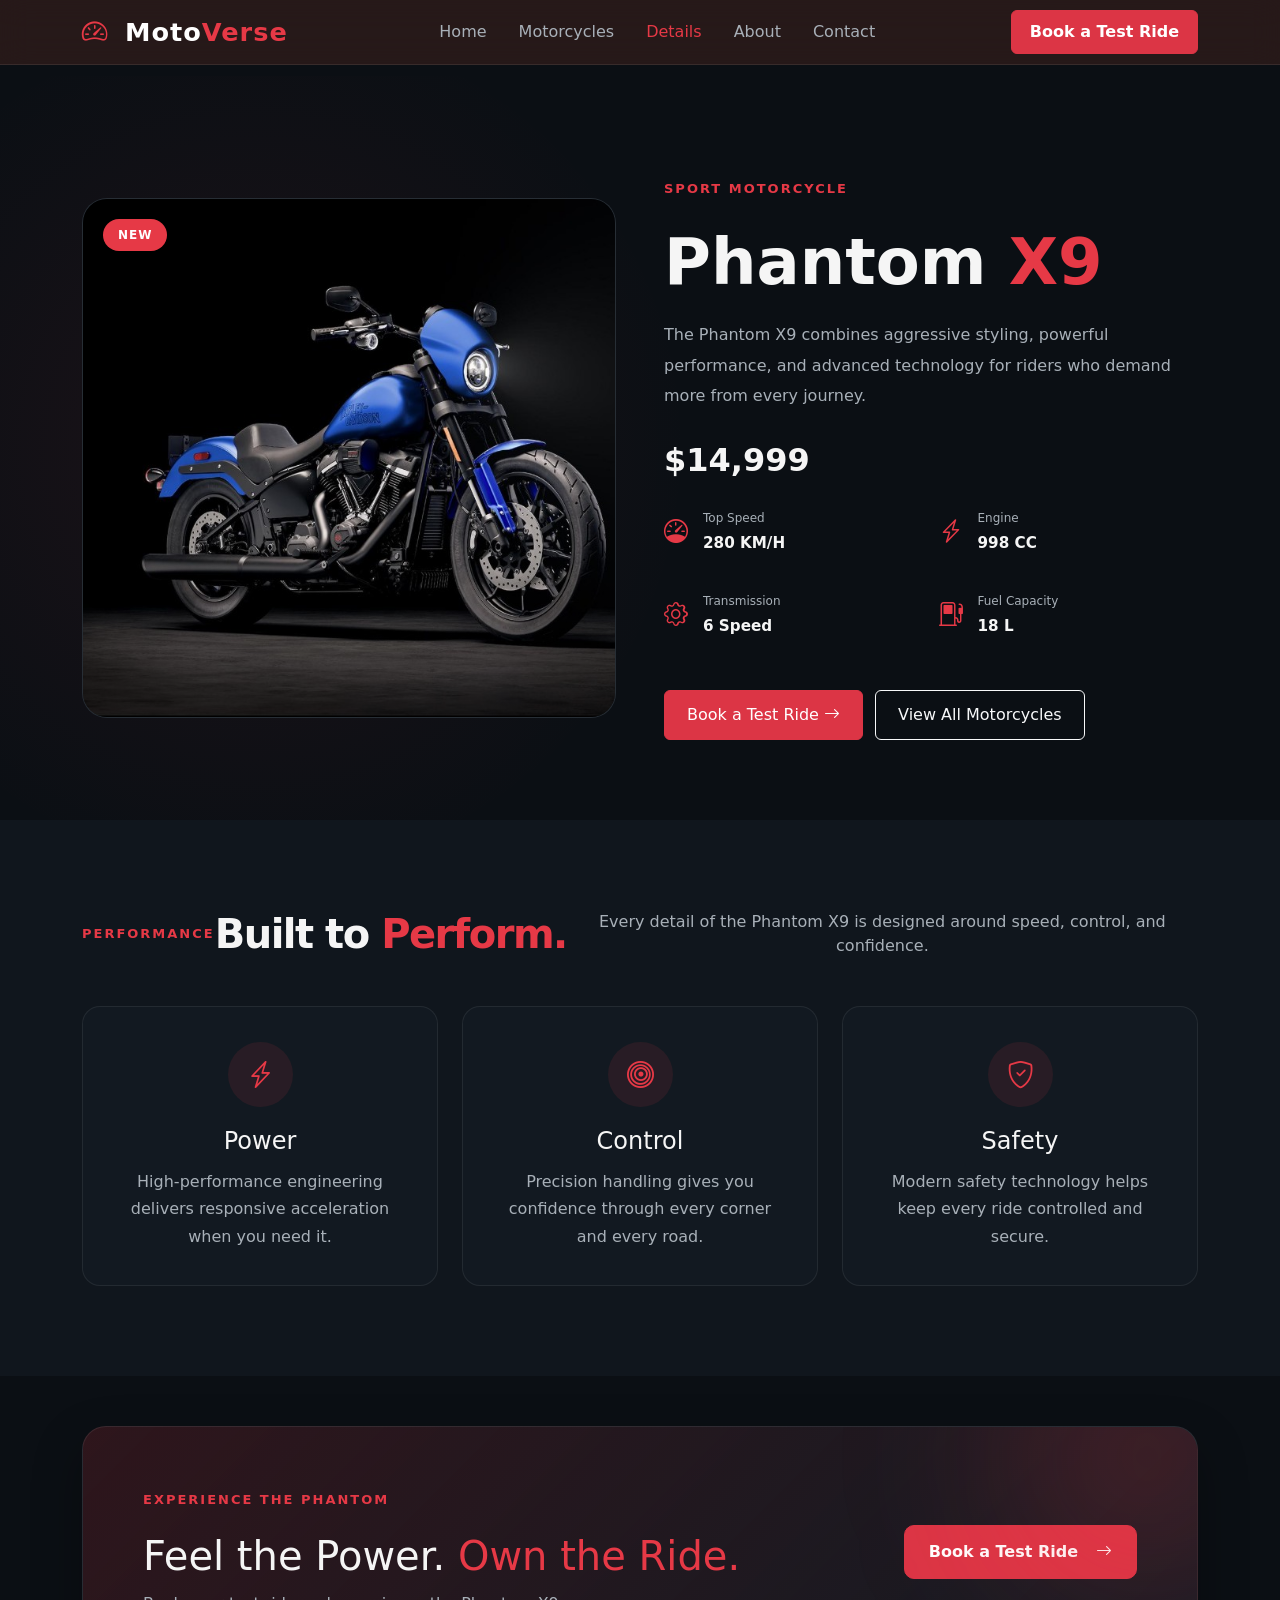
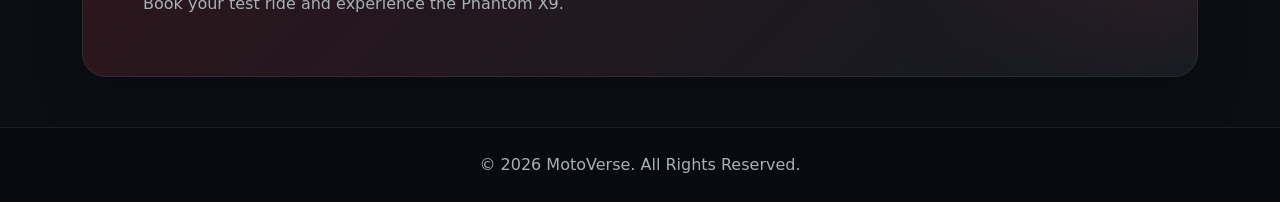
<file: details.html>
<!DOCTYPE html>
<html lang="en">

<head>
    <meta charset="UTF-8">
    <meta name="viewport" content="width=device-width, initial-scale=1.0">

    <title>Motorcycle Details | MotoVerse</title>

    <!-- Bootstrap -->
    <link href="https://cdn.jsdelivr.net/npm/bootstrap@5.3.3/dist/css/bootstrap.min.css" rel="stylesheet">

    <!-- Bootstrap Icons -->
    <link rel="stylesheet" href="https://cdn.jsdelivr.net/npm/bootstrap-icons@1.11.3/font/bootstrap-icons.min.css">

    <!-- Custom CSS -->
    <link rel="stylesheet" href="css/style.css">
</head>

<body>

    <!-- =========================
     NAVBAR
========================= -->

    <nav class="navbar navbar-expand-lg navbar-dark">
        <div class="container">

            <a class="navbar-brand" href="index.html">
                <i class="bi bi-speedometer2"></i>
                Moto<span>Verse</span>
            </a>

            <button class="navbar-toggler" type="button" data-bs-toggle="collapse" data-bs-target="#mainNavbar">
                <span class="navbar-toggler-icon"></span>
            </button>

            <div class="collapse navbar-collapse" id="mainNavbar">

                <ul class="navbar-nav mx-auto">

                    <li class="nav-item">
                        <a class="nav-link" href="index.html">
                            Home
                        </a>
                    </li>

                    <li class="nav-item">
                        <a class="nav-link" href="motorcycles.html">
                            Motorcycles
                        </a>
                    </li>

                    <li class="nav-item">
                        <a class="nav-link active" href="details.html">
                            Details
                        </a>
                    </li>

                    <li class="nav-item">
                        <a class="nav-link" href="about.html">
                            About
                        </a>
                    </li>

                    <li class="nav-item">
                        <a class="nav-link" href="contact.html">
                            Contact
                        </a>
                    </li>

                </ul>

                <a href="contact.html" class="btn btn-danger nav-btn">
                    Book a Test Ride
                </a>

            </div>
        </div>
    </nav>


    <!-- =========================
     DETAILS HERO
========================= -->

    <section class="details-section">

        <div class="container">

            <div class="row align-items-center g-5">

                <!-- Motorcycle Image -->

                <div class="col-lg-6">

                    <div class="details-image">

                        <img src="images/bike-1.jpg" alt="Phantom X9 motorcycle">

                        <span class="details-badge">
                            NEW
                        </span>

                    </div>

                </div>


                <!-- Motorcycle Information -->

                <div class="col-lg-6">

                    <span class="section-tag">
                        SPORT MOTORCYCLE
                    </span>

                    <h1 class="details-title">
                        Phantom <span>X9</span>
                    </h1>

                    <p class="details-description">
                        The Phantom X9 combines aggressive styling,
                        powerful performance, and advanced technology
                        for riders who demand more from every journey.
                    </p>


                    <!-- Price -->

                    <div class="details-price">
                        $14,999
                    </div>


                    <!-- Specifications -->

                    <div class="specs-grid">

                        <div class="spec-item">
                            <i class="bi bi-speedometer"></i>

                            <div>
                                <span>Top Speed</span>
                                <strong>280 KM/H</strong>
                            </div>
                        </div>

                        <div class="spec-item">
                            <i class="bi bi-lightning-charge"></i>

                            <div>
                                <span>Engine</span>
                                <strong>998 CC</strong>
                            </div>
                        </div>

                        <div class="spec-item">
                            <i class="bi bi-gear"></i>

                            <div>
                                <span>Transmission</span>
                                <strong>6 Speed</strong>
                            </div>
                        </div>

                        <div class="spec-item">
                            <i class="bi bi-fuel-pump"></i>

                            <div>
                                <span>Fuel Capacity</span>
                                <strong>18 L</strong>
                            </div>
                        </div>

                    </div>


                    <!-- Buttons -->

                    <div class="details-buttons">

                        <a href="contact.html" class="btn btn-danger">
                            Book a Test Ride
                            <i class="bi bi-arrow-right"></i>
                        </a>

                        <a href="motorcycles.html" class="btn btn-outline-light">
                            View All Motorcycles
                        </a>

                    </div>

                </div>

            </div>

        </div>

    </section>


    <!-- =========================
     PERFORMANCE
========================= -->

    <section class="performance-section">

        <div class="container">

            <div class="section-heading text-center mb-5">

                <span class="section-tag">
                    PERFORMANCE
                </span>

                <h2>
                    Built to <span>Perform.</span>
                </h2>

                <p>
                    Every detail of the Phantom X9 is designed
                    around speed, control, and confidence.
                </p>

            </div>


            <div class="row g-4">

                <div class="col-md-4">

                    <div class="performance-card">

                        <i class="bi bi-lightning-charge"></i>

                        <h4>Power</h4>

                        <p>
                            High-performance engineering delivers
                            responsive acceleration when you need it.
                        </p>

                    </div>

                </div>


                <div class="col-md-4">

                    <div class="performance-card">

                        <i class="bi bi-bullseye"></i>

                        <h4>Control</h4>

                        <p>
                            Precision handling gives you confidence
                            through every corner and every road.
                        </p>

                    </div>

                </div>


                <div class="col-md-4">

                    <div class="performance-card">

                        <i class="bi bi-shield-check"></i>

                        <h4>Safety</h4>

                        <p>
                            Modern safety technology helps keep
                            every ride controlled and secure.
                        </p>

                    </div>

                </div>

            </div>

        </div>

    </section>


    <!-- =========================
     CTA
========================= -->

    <section class="test-ride-section">

        <div class="container">

            <div class="test-ride-content">

                <div>

                    <span class="section-tag">
                        EXPERIENCE THE PHANTOM
                    </span>

                    <h2>
                        Feel the Power.
                        <span>Own the Ride.</span>
                    </h2>

                    <p>
                        Book your test ride and experience the Phantom X9.
                    </p>

                </div>

                <a href="contact.html" class="btn btn-danger test-ride-btn">
                    Book a Test Ride
                    <i class="bi bi-arrow-right"></i>
                </a>

            </div>

        </div>

    </section>


    <!-- =========================
     FOOTER
========================= -->

    <footer>

        <div class="container text-center">

            <p class="mb-0">
                © 2026 MotoVerse. All Rights Reserved.
            </p>

        </div>

    </footer>


    <!-- Bootstrap JS -->

    <script src="https://cdn.jsdelivr.net/npm/bootstrap@5.3.3/dist/js/bootstrap.bundle.min.js">
    </script>

    <script src="js/script.js"></script>

</body>

</html>
</file>
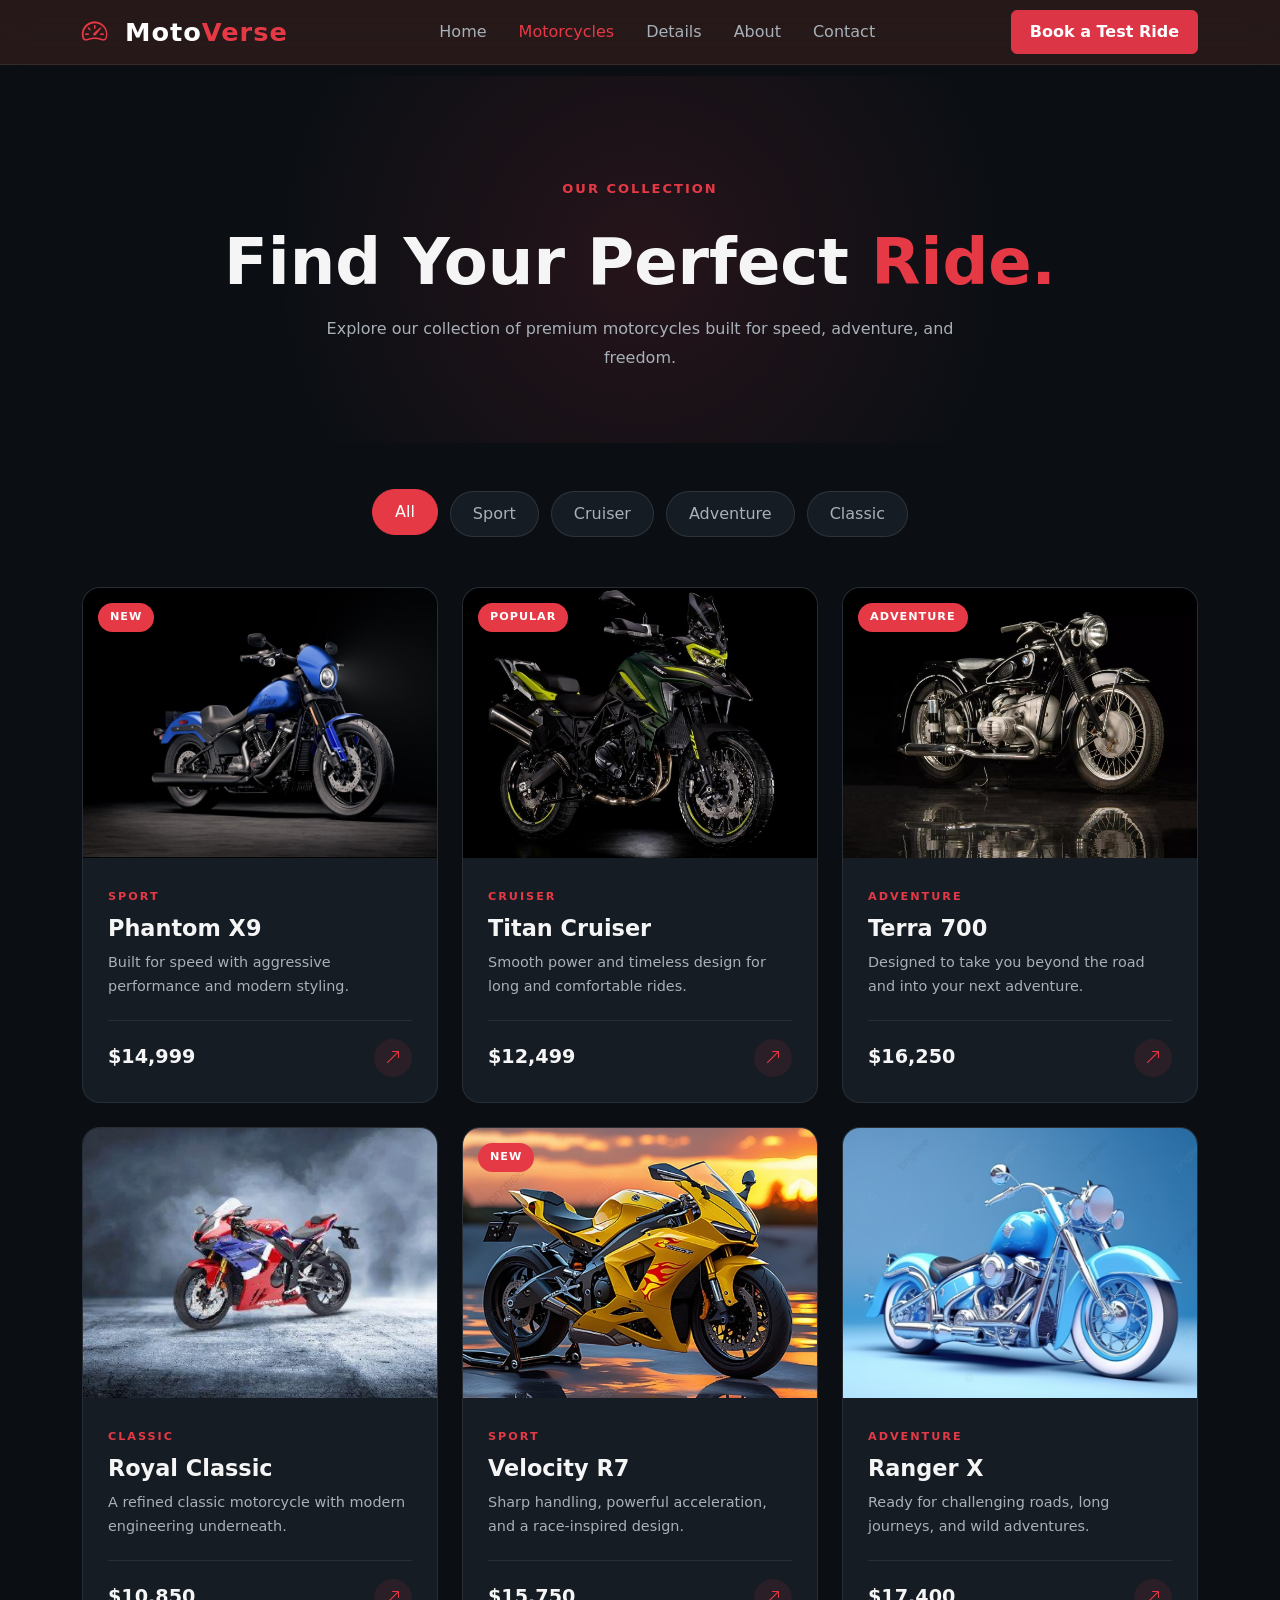
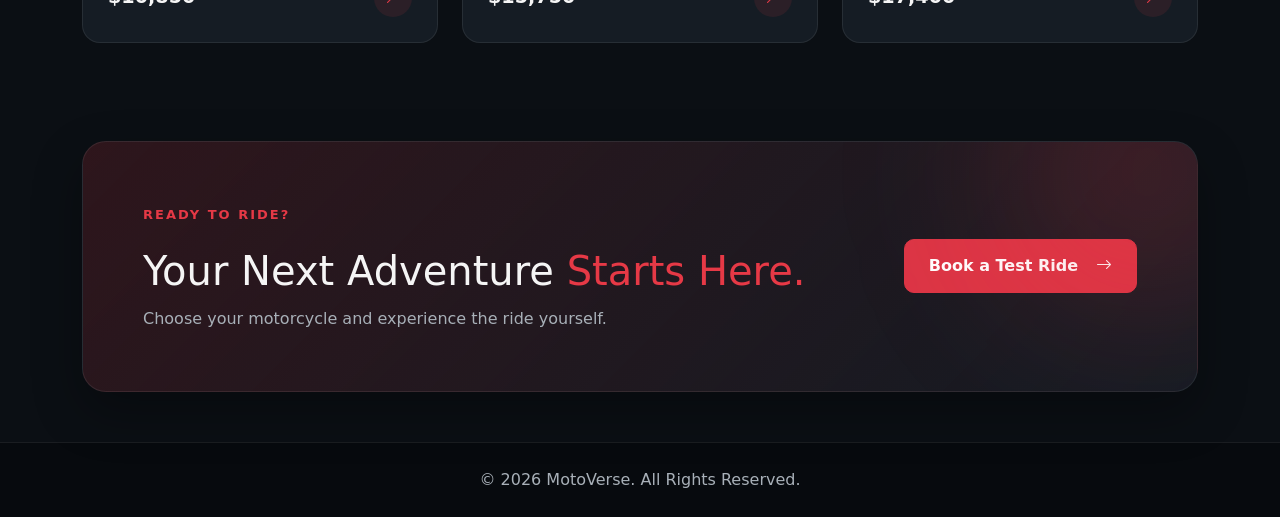
<file: motorcycles.html>
<!DOCTYPE html>
<html lang="en">

<head>
    <meta charset="UTF-8">
    <meta name="viewport" content="width=device-width, initial-scale=1.0">
    <title>Motorcycles | MotoVerse</title>

    <!-- Bootstrap -->
    <link href="https://cdn.jsdelivr.net/npm/bootstrap@5.3.3/dist/css/bootstrap.min.css" rel="stylesheet">

    <!-- Bootstrap Icons -->
    <link rel="stylesheet" href="https://cdn.jsdelivr.net/npm/bootstrap-icons@1.11.3/font/bootstrap-icons.min.css">

    <!-- Main CSS -->
    <link rel="stylesheet" href="css/style.css">
</head>

<body>
    <!-- =========================
     NAVBAR
========================= -->

    <nav class="navbar navbar-expand-lg navbar-dark">
        <div class="container">

            <a class="navbar-brand" href="index.html">
                <i class="bi bi-speedometer2"></i>
                Moto<span>Verse</span>
            </a>

            <button class="navbar-toggler" type="button" data-bs-toggle="collapse" data-bs-target="#mainNavbar">
                <span class="navbar-toggler-icon"></span>
            </button>

            <div class="collapse navbar-collapse" id="mainNavbar">

                <ul class="navbar-nav mx-auto">

                    <li class="nav-item">
                        <a class="nav-link" href="index.html">
                            Home
                        </a>
                    </li>

                    <li class="nav-item">
                        <a class="nav-link active" href="motorcycles.html">
                            Motorcycles
                        </a>
                    </li>

                    <li class="nav-item">
                        <a class="nav-link" href="details.html">
                            Details
                        </a>
                    </li>

                    <li class="nav-item">
                        <a class="nav-link" href="about.html">
                            About
                        </a>
                    </li>

                    <li class="nav-item">
                        <a class="nav-link" href="contact.html">
                            Contact
                        </a>
                    </li>

                </ul>

                <a href="contact.html" class="btn btn-danger nav-btn">
                    Book a Test Ride
                </a>

            </div>
        </div>
    </nav>

    <!-- =========================
     PAGE HERO
========================= -->

    <section class="page-hero">
        <div class="container text-center">

            <span class="section-tag">
                OUR COLLECTION
            </span>

            <h1>
                Find Your Perfect
                <span>Ride.</span>
            </h1>

            <p>
                Explore our collection of premium motorcycles
                built for speed, adventure, and freedom.
            </p>

        </div>
    </section>
    <!-- =========================
     MOTORCYCLE FILTER
========================= -->

    <section class="motorcycles-section py-5">

        <div class="container">

            <div class="motorcycle-filter">

                <button class="filter-btn active" data-filter="all">
                    All
                </button>

                <button class="filter-btn" data-filter="sport">
                    Sport
                </button>

                <button class="filter-btn" data-filter="cruiser">
                    Cruiser
                </button>

                <button class="filter-btn" data-filter="adventure">
                    Adventure
                </button>

                <button class="filter-btn" data-filter="classic">
                    Classic
                </button>

            </div>


            <!-- =========================
             MOTORCYCLE GRID
        ========================= -->

            <div class="row g-4">


                <!-- Motorcycle 01 -->

                <div class="col-md-6 col-lg-4">

                    <div class="bike-card" data-category="sport">

                        <div class="bike-image">

                            <img src="images/bike-1.jpg" alt="Phantom X9 motorcycle">

                            <span class="bike-badge">
                                NEW
                            </span>

                            <div class="bike-overlay">
                                <a href="details.html" class="view-bike-btn">
                                    View Details
                                    <i class="bi bi-arrow-right"></i>
                                </a>
                            </div>

                        </div>

                        <div class="bike-content">

                            <span class="bike-category">
                                SPORT
                            </span>

                            <h3>
                                Phantom X9
                            </h3>

                            <p>
                                Built for speed with aggressive
                                performance and modern styling.
                            </p>

                            <div class="bike-bottom">

                                <strong>
                                    $14,999
                                </strong>

                                <a href="details.html">
                                    <i class="bi bi-arrow-up-right"></i>
                                </a>

                            </div>

                        </div>

                    </div>

                </div>


                <!-- Motorcycle 02 -->

                <div class="col-md-6 col-lg-4">

                    <div class="bike-card" data-category="cruiser">

                        <div class="bike-image">

                            <img src="images/bike-2.jpg" alt="Titan Cruiser motorcycle">

                            <span class="bike-badge">
                                POPULAR
                            </span>

                            <div class="bike-overlay">
                                <a href="details.html" class="view-bike-btn">
                                    View Details
                                    <i class="bi bi-arrow-right"></i>
                                </a>
                            </div>

                        </div>

                        <div class="bike-content">

                            <span class="bike-category">
                                CRUISER
                            </span>

                            <h3>
                                Titan Cruiser
                            </h3>

                            <p>
                                Smooth power and timeless design
                                for long and comfortable rides.
                            </p>

                            <div class="bike-bottom">

                                <strong>
                                    $12,499
                                </strong>

                                <a href="details.html">
                                    <i class="bi bi-arrow-up-right"></i>
                                </a>

                            </div>

                        </div>

                    </div>

                </div>


                <!-- Motorcycle 03 -->

                <div class="col-md-6 col-lg-4">

                    <div class="bike-card" data-category="adventure">

                        <div class="bike-image">

                            <img src="images/bike-3.jpg" alt="Terra 700 motorcycle">

                            <span class="bike-badge">
                                ADVENTURE
                            </span>

                            <div class="bike-overlay">
                                <a href="details.html" class="view-bike-btn">
                                    View Details
                                    <i class="bi bi-arrow-right"></i>
                                </a>
                            </div>

                        </div>

                        <div class="bike-content">

                            <span class="bike-category">
                                ADVENTURE
                            </span>

                            <h3>
                                Terra 700
                            </h3>

                            <p>
                                Designed to take you beyond the road
                                and into your next adventure.
                            </p>

                            <div class="bike-bottom">

                                <strong>
                                    $16,250
                                </strong>

                                <a href="details.html">
                                    <i class="bi bi-arrow-up-right"></i>
                                </a>

                            </div>

                        </div>

                    </div>

                </div>


                <!-- Motorcycle 04 -->

                <div class="col-md-6 col-lg-4">

                    <div class="bike-card" data-category="classic">

                        <div class="bike-image">

                            <img src="images/classic.jpg" alt="Royal Classic motorcycle">

                            <div class="bike-overlay">
                                <a href="details.html" class="view-bike-btn">
                                    View Details
                                    <i class="bi bi-arrow-right"></i>
                                </a>
                            </div>

                        </div>

                        <div class="bike-content">

                            <span class="bike-category">
                                CLASSIC
                            </span>

                            <h3>
                                Royal Classic
                            </h3>

                            <p>
                                A refined classic motorcycle with
                                modern engineering underneath.
                            </p>

                            <div class="bike-bottom">

                                <strong>
                                    $10,850
                                </strong>

                                <a href="details.html">
                                    <i class="bi bi-arrow-up-right"></i>
                                </a>

                            </div>

                        </div>

                    </div>

                </div>


                <!-- Motorcycle 05 -->

                <div class="col-md-6 col-lg-4">

                    <div class="bike-card" data-category="new">

                        <div class="bike-image">

                            <img src="images/sport.jpg" alt="Velocity R7 motorcycle">

                            <span class="bike-badge">
                                NEW
                            </span>

                            <div class="bike-overlay">
                                <a href="details.html" class="view-bike-btn">
                                    View Details
                                    <i class="bi bi-arrow-right"></i>
                                </a>
                            </div>

                        </div>

                        <div class="bike-content">

                            <span class="bike-category">
                                SPORT
                            </span>

                            <h3>
                                Velocity R7
                            </h3>

                            <p>
                                Sharp handling, powerful acceleration,
                                and a race-inspired design.
                            </p>

                            <div class="bike-bottom">

                                <strong>
                                    $15,750
                                </strong>

                                <a href="details.html">
                                    <i class="bi bi-arrow-up-right"></i>
                                </a>

                            </div>

                        </div>

                    </div>

                </div>


                <!-- Motorcycle 06 -->

                <div class="col-md-6 col-lg-4">

                    <div class="bike-card" data-category="adventure">

                        <div class="bike-image">

                            <img src="images/adventure.jpg" alt="Ranger X Adventure motorcycle">

                            <div class="bike-overlay">
                                <a href="details.html" class="view-bike-btn">
                                    View Details
                                    <i class="bi bi-arrow-right"></i>
                                </a>
                            </div>

                        </div>

                        <div class="bike-content">

                            <span class="bike-category">
                                ADVENTURE
                            </span>

                            <h3>
                                Ranger X
                            </h3>

                            <p>
                                Ready for challenging roads,
                                long journeys, and wild adventures.
                            </p>

                            <div class="bike-bottom">

                                <strong>
                                    $17,400
                                </strong>

                                <a href="details.html">
                                    <i class="bi bi-arrow-up-right"></i>
                                </a>

                            </div>

                        </div>

                    </div>

                </div>

            </div>

        </div>

    </section>


    <!-- =========================
     CTA
========================= -->

    <section class="test-ride-section">

        <div class="container">

            <div class="test-ride-content">

                <div>

                    <span class="section-tag">
                        READY TO RIDE?
                    </span>

                    <h2>
                        Your Next Adventure
                        <span>Starts Here.</span>
                    </h2>

                    <p>
                        Choose your motorcycle and experience the ride yourself.
                    </p>

                </div>

                <a href="contact.html" class="btn btn-danger test-ride-btn">
                    Book a Test Ride
                    <i class="bi bi-arrow-right"></i>
                </a>

            </div>

        </div>

    </section>


    <!-- =========================
     FOOTER
========================= -->

    <footer>

        <div class="container text-center">

            <p class="mb-0">
                © 2026 MotoVerse. All Rights Reserved.
            </p>

        </div>

    </footer>


    <!-- Bootstrap JS -->

    <script src="https://cdn.jsdelivr.net/npm/bootstrap@5.3.3/dist/js/bootstrap.bundle.min.js">
    </script>

    <script src="js/script.js"></script>

</body>

</html>
</file>
<file: css/style.css>
* {
  margin: 0;
  padding: 0;
  box-sizing: border-box;
}
body {
  background: #0b0f14;
  color: #f5f5f5;
  padding-top: 76px;
}

/* =========================
   NAVBAR
========================= */

.navbar {
  position: fixed;
  top: 0;
  left: 0;
  width: 100%;
  z-index: 1000;

  background: rgba(82, 41, 34, 0.4);
  backdrop-filter: blur(15px);
  -webkit-backdrop-filter: blur(15px);

  border-bottom: 1px solid rgba(255, 255, 255, 0.08);
}

.navbar-brand {
  font-size: 1.6rem;
  font-weight: 700;
  letter-spacing: 1px;
}

.navbar-brand i {
  color: #e63946;
  margin-right: 6px;
}

.navbar-brand span {
  color: #e63946;
}

.nav-link {
  color: #a8b0b8 !important;
  margin: 0 8px;
  transition: 0.3s ease;
}

.nav-link:hover,
.nav-link.active {
  color: #e63946 !important;
}

.nav-btn {
  border-radius: 6px;
  padding: 9px 18px;
  font-weight: 600;
}

/* =========================
   FOOTER
========================= */

footer {
  background-color: #070a0e;
  border-top: 1px solid rgba(255, 255, 255, 0.08);
  padding: 25px 0;
  color: #a8b0b8;
}
/* =========================
   HERO SECTION
========================= */

.hero-section {
  position: relative;
  min-height: 100vh;
  overflow: hidden;
  background:
    radial-gradient(
      circle at 80% 50%,
      rgba(230, 57, 70, 0.14),
      transparent 35%
    ),
    #0b0f14;
}

/* Hero Content */

.hero-content {
  position: relative;
  z-index: 2;
}

.hero-badge {
  display: inline-flex;
  align-items: center;
  gap: 8px;
  padding: 8px 14px;
  margin-bottom: 22px;

  color: #e63946;
  background: rgba(230, 57, 70, 0.08);
  border: 1px solid rgba(230, 57, 70, 0.25);
  border-radius: 50px;

  font-size: 0.75rem;
  font-weight: 700;
  letter-spacing: 1.5px;
}

.hero-badge i {
  font-size: 0.9rem;
}

.hero-content h1 {
  max-width: 650px;

  font-size: clamp(3.5rem, 7vw, 6.5rem);
  line-height: 0.95;
  font-weight: 800;
  letter-spacing: -3px;

  color: #f5f5f5;
}

.hero-content h1 span {
  display: block;
  color: #e63946;
}

.hero-text {
  max-width: 540px;
  margin: 28px 0;

  color: #a8b0b8;
  font-size: 1.05rem;
  line-height: 1.8;
}

/* Hero Buttons */

.hero-buttons {
  display: flex;
  flex-wrap: wrap;
  gap: 14px;
}

.hero-btn,
.hero-outline-btn {
  padding: 13px 22px;
  border-radius: 7px;

  font-weight: 600;
  transition: all 0.35s ease;
}

.hero-btn {
  color: #ffffff;
  background: #e63946;
  border: 1px solid #e63946;
}

.hero-btn:hover {
  color: #ffffff;
  background: #c92f3b;
  border-color: #c92f3b;

  transform: translateY(-4px);
  box-shadow: 0 12px 30px rgba(230, 57, 70, 0.25);
}

.hero-outline-btn {
  color: #f5f5f5;
  background: transparent;
  border: 1px solid rgba(255, 255, 255, 0.18);
}

.hero-outline-btn:hover {
  color: #ffffff;
  background: rgba(255, 255, 255, 0.06);
  border-color: rgba(255, 255, 255, 0.35);

  transform: translateY(-4px);
}

/* Hero Stats */

.hero-stats {
  display: flex;
  gap: 45px;
  margin-top: 55px;
}

.stat-item {
  position: relative;
}

.stat-item:not(:last-child)::after {
  content: "";

  position: absolute;
  top: 5px;
  right: -23px;

  width: 1px;
  height: 45px;

  background: rgba(255, 255, 255, 0.12);
}

.stat-item h3 {
  margin-bottom: 5px;

  color: #f5f5f5;
  font-size: 1.6rem;
  font-weight: 700;
}

.stat-item p {
  margin: 0;

  color: #7f8994;
  font-size: 0.8rem;
}

/* Hero Image */

.hero-image-wrapper {
  position: relative;

  display: flex;
  align-items: center;
  justify-content: center;

  min-height: 650px;
}

.hero-image-card {
  position: relative;
  z-index: 2;

  width: 100%;
  max-width: 650px;

  animation: motorcycleFloat 3s ease-in-out infinite;
}

.hero-bike {
  width: 100%;
  height: auto;

  object-fit: contain;

  filter: drop-shadow(0 30px 35px rgba(0, 0, 0, 0.65));
}

/* Red Glow */

.hero-glow {
  position: absolute;
  z-index: 1;

  width: 430px;
  height: 430px;

  background: rgba(230, 57, 70, 0.16);
  border-radius: 50%;

  filter: blur(90px);
}

/* Floating Card */

.floating-card {
  position: absolute;
  z-index: 3;

  right: 0;
  bottom: 18%;

  display: flex;
  align-items: center;
  gap: 12px;

  padding: 14px 18px;

  background: rgba(21, 28, 36, 0.82);
  border: 1px solid rgba(255, 255, 255, 0.1);
  border-radius: 12px;

  backdrop-filter: blur(12px);

  box-shadow: 0 20px 50px rgba(0, 0, 0, 0.35);

  animation: floatingCard 3s ease-in-out infinite;
}

.floating-icon {
  display: flex;
  align-items: center;
  justify-content: center;

  width: 42px;
  height: 42px;

  color: #e63946;
  background: rgba(230, 57, 70, 0.1);

  border-radius: 10px;
}

.floating-card small {
  display: block;
  margin-bottom: 2px;

  color: #7f8994;
  font-size: 0.7rem;
}

.floating-card strong {
  color: #f5f5f5;
  font-size: 0.9rem;
}

/* =========================
   HERO ANIMATIONS
========================= */

@keyframes motorcycleFloat {
  0%,
  100% {
    transform: translateY(0);
  }

  50% {
    transform: translateY(-12px);
  }
}

@keyframes floatingCard {
  0%,
  100% {
    transform: translateY(0);
  }

  50% {
    transform: translateY(-8px);
  }
}

/* =========================
   RESPONSIVE HERO
========================= */

@media (max-width: 991px) {
  .hero-section {
    padding: 80px 0;
  }

  .hero-content {
    text-align: center;
  }

  .hero-content h1 {
    margin: auto;
  }

  .hero-text {
    margin: 25px auto;
  }

  .hero-buttons {
    justify-content: center;
  }

  .hero-stats {
    justify-content: center;
  }

  .hero-image-wrapper {
    min-height: 500px;
    margin-top: 30px;
  }

  .floating-card {
    right: 5%;
  }
}

@media (max-width: 576px) {
  .hero-section {
    padding: 60px 0;
  }

  .hero-content h1 {
    font-size: 3.3rem;
    letter-spacing: -2px;
  }

  .hero-text {
    font-size: 0.95rem;
  }

  .hero-buttons {
    flex-direction: column;
  }

  .hero-btn,
  .hero-outline-btn {
    width: 100%;
  }

  .hero-stats {
    gap: 25px;
  }

  .stat-item:not(:last-child)::after {
    right: -13px;
  }

  .hero-image-wrapper {
    min-height: 350px;
  }

  .floating-card {
    right: 0;
    bottom: 8%;
    padding: 10px 12px;
  }

  .floating-icon {
    width: 36px;
    height: 36px;
  }
}

/* =========================
   FEATURED MOTORCYCLES
========================= */

.featured-section {
  position: relative;
  padding: 120px 0;

  background: linear-gradient(180deg, #0b0f14 0%, #0d1218 100%);
}

/* Section Heading */

.section-heading {
  display: flex;
  align-items: end;
  justify-content: space-between;

  margin-bottom: 55px;
}

.section-subtitle {
  display: block;

  margin-bottom: 10px;

  color: #e63946;
  font-size: 0.75rem;
  font-weight: 700;
  letter-spacing: 2px;
}

.section-heading h2 {
  margin: 0;

  color: #f5f5f5;
  font-size: clamp(2.2rem, 4vw, 3.5rem);
  font-weight: 800;
  letter-spacing: -1.5px;
}

.section-heading h2 span {
  color: #e63946;
}

/* View All */

.view-all-btn {
  display: inline-flex;
  align-items: center;
  gap: 8px;

  color: #a8b0b8;
  text-decoration: none;

  font-size: 0.9rem;
  font-weight: 600;

  transition: all 0.3s ease;
}

.view-all-btn i {
  transition: transform 0.3s ease;
}

.view-all-btn:hover {
  color: #e63946;
}

.view-all-btn:hover i {
  transform: translate(4px, -4px);
}

/* Motorcycle Card */

.bike-card {
  position: relative;
  overflow: hidden;

  height: 100%;

  background: #151c24;
  border: 1px solid rgba(255, 255, 255, 0.07);
  border-radius: 16px;

  transition:
    transform 0.45s ease,
    border-color 0.45s ease,
    box-shadow 0.45s ease;

  animation: cardReveal 0.8s ease both;
}

/* Red top line */

.bike-card::before {
  content: "";

  position: absolute;
  z-index: 5;

  top: 0;
  left: 50%;

  width: 0;
  height: 2px;

  background: #e63946;

  transform: translateX(-50%);

  transition: width 0.45s ease;
}

.bike-card:hover {
  transform: translateY(-12px);

  border-color: rgba(230, 57, 70, 0.35);

  box-shadow:
    0 25px 60px rgba(0, 0, 0, 0.4),
    0 0 30px rgba(230, 57, 70, 0.06);
}

.bike-card:hover::before {
  width: 70%;
}

/* Staggered Animation */

.row .col-lg-4:nth-child(1) .bike-card {
  animation-delay: 0.1s;
}

.row .col-lg-4:nth-child(2) .bike-card {
  animation-delay: 0.25s;
}

.row .col-lg-4:nth-child(3) .bike-card {
  animation-delay: 0.4s;
}

/* Bike Image */

.bike-image {
  position: relative;
  overflow: hidden;

  height: 270px;

  background: #10161d;
}

.bike-image img {
  width: 100%;
  height: 100%;

  object-fit: cover;

  transition:
    transform 0.8s cubic-bezier(0.2, 0.8, 0.2, 1),
    filter 0.5s ease;
}

.bike-card:hover .bike-image img {
  transform: scale(1.08);
  filter: brightness(0.72);
}

/* Image Overlay */

.bike-overlay {
  position: absolute;
  inset: 0;

  background: linear-gradient(
    180deg,
    transparent 35%,
    rgba(5, 8, 11, 0.85) 100%
  );

  opacity: 0;

  transition: opacity 0.45s ease;
}

.bike-card:hover .bike-overlay {
  opacity: 1;
}

/* Badge */

.bike-badge {
  position: absolute;
  z-index: 3;

  top: 18px;
  left: 18px;

  padding: 6px 11px;

  color: #ffffff;
  background: #e63946;

  border-radius: 5px;

  font-size: 0.65rem;
  font-weight: 700;
  letter-spacing: 1px;
}

/* View Details */

.bike-view-btn {
  position: absolute;
  z-index: 4;

  left: 50%;
  bottom: 25px;

  display: flex;
  align-items: center;
  gap: 8px;

  padding: 10px 16px;

  color: #ffffff;
  background: #e63946;

  border-radius: 6px;

  text-decoration: none;

  font-size: 0.8rem;
  font-weight: 600;

  opacity: 0;

  transform: translate(-50%, 20px);

  transition:
    opacity 0.4s ease,
    transform 0.4s ease,
    background 0.3s ease;
}

.bike-card:hover .bike-view-btn {
  opacity: 1;
  transform: translate(-50%, 0);
}

.bike-view-btn:hover {
  color: #ffffff;
  background: #c92f3b;
}

/* Card Content */

.bike-content {
  padding: 26px;
}

.bike-category {
  margin-bottom: 8px;

  color: #e63946;

  font-size: 0.68rem;
  font-weight: 700;
  letter-spacing: 1.5px;
}

.bike-content h3 {
  margin-bottom: 10px;

  color: #f5f5f5;

  font-size: 1.5rem;
  font-weight: 700;
}

.bike-content p {
  min-height: 50px;
  margin-bottom: 25px;

  color: #7f8994;

  font-size: 0.88rem;
  line-height: 1.7;
}

/* Price */

.bike-bottom {
  display: flex;
  align-items: center;
  justify-content: space-between;

  padding-top: 18px;

  border-top: 1px solid rgba(255, 255, 255, 0.08);
}

/* ================================asma ========> contact ================================ */

/* =========================
   CONTACT PAGE
========================= */
.contact-section {
  padding: 90px 0;
  background: #0b0f14;
}

/* Contact Text */

.contact-title {
  color: #f5f5f5;
  font-size: 2.8rem;
}
/*================================================= maryam =====> details ================================================= */

/* =========================
   DETAILS PAGE
  ========================= */
.details-section {
  padding: 100px 0 80px;
  background: radial-gradient(
    circle at 20% 50%,
    rgba(230, 57, 70, 0.08),
    transparent 40%
  );
}

/* Motorcycle Image */

.details-image {
  position: relative;
  height: 520px;
  overflow: hidden;
  border-radius: 25px;
  background: #151c24;
  border: 1px solid rgba(255, 255, 255, 0.08);
}

.details-image::after {
  content: "";
  position: absolute;
  inset: 0;
  background: linear-gradient(180deg, transparent 60%, rgba(0, 0, 0, 0.45));
}

.details-image img {
  width: 100%;
  height: 100%;
  object-fit: cover;
  transition: 0.6s ease;
}

.details-image:hover img {
  transform: scale(1.05);
}

.details-badge {
  position: absolute;
  top: 20px;
  left: 20px;
  z-index: 2;

  padding: 7px 15px;
  border-radius: 30px;

  background: #e63946;
  color: #fff;

  font-size: 0.75rem;
  font-weight: 700;
  letter-spacing: 1px;
}

/* Details Content */

.details-title {
  color: #f5f5f5;
  font-size: clamp(2.8rem, 5vw, 4.5rem);
  font-weight: 800;
  margin: 10px 0 20px;
}

.contact-title span {
  color: #e63946;
}

.contact-description {
  color: #a8b0b8;
  line-height: 1.8;
  margin-bottom: 35px;
  max-width: 480px;
}

/* Contact Information */

.contact-info {
  display: flex;
  align-items: center;
  gap: 15px;

  margin-bottom: 22px;
}
.details-title span {
  color: #e63946;
}

.details-description {
  color: #a8b0b8;
  line-height: 1.9;
  max-width: 560px;
}

.details-price {
  color: #f5f5f5;
  font-size: 2rem;
  font-weight: 700;
  margin: 25px 0;
}

/* Specifications */

.specs-grid {
  display: grid;
  grid-template-columns: repeat(2, 1fr);
  gap: 15px;
  margin-bottom: 30px;
}

.spec-item {
  display: flex;
  align-items: center;
  gap: 15px;

  margin-bottom: 22px;
}

.contact-icon {
  width: 50px;
  height: 50px;
  flex-shrink: 0;

  display: flex;
  align-items: center;
  justify-content: center;

  border-radius: 12px;

  background: rgba(230, 57, 70, 0.1);
  border: 1px solid rgba(230, 57, 70, 0.2);

  color: #e63946;
  font-size: 1.2rem;

  transition: 0.3s ease;
}

.contact-info:hover .contact-icon {
  background: #e63946;
  color: #fff;
  transform: translateY(-3px);
}

.contact-info span,
.contact-info strong {
  display: block;
}

.contact-info span {
  color: #a8b0b8;
  font-size: 0.75rem;
  margin-bottom: 4px;
}

.contact-info strong {
  color: #f5f5f5;
  font-size: 0.9rem;
}

/* =========================
   CONTACT FORM
========================= */
.contact-form-card {
  padding: 40px;

  background: rgba(21, 28, 36, 0.75);

  border: 1px solid rgba(255, 255, 255, 0.08);
  border-radius: 22px;

  box-shadow: 0 20px 50px rgba(0, 0, 0, 0.25);
}

.contact-form-card h3 {
  color: #f5f5f5;
  font-size: 1.6rem;
  margin-bottom: 8px;
}

.contact-form-card > p {
  color: #a8b0b8;
  margin-bottom: 30px;
}

/* Labels */

.form-label {
  color: #dce1e5;
  font-size: 0.85rem;
  margin-bottom: 8px;
}

/* Inputs */

.contact-form-card .form-control,
.contact-form-card .form-select {
  min-height: 50px;

  background: #0b0f14;
  color: #f5f5f5;

  border: 1px solid rgba(255, 255, 255, 0.1);
  border-radius: 10px;

  padding: 12px 15px;

  transition: 0.3s ease;
}

.contact-form-card textarea.form-control {
  min-height: 130px;
  resize: vertical;
}

.contact-form-card .form-control::placeholder {
  color: #69737d;
}

.contact-form-card .form-control:focus,
.contact-form-card .form-select:focus {
  background: #0b0f14;
  color: #f5f5f5;

  border-color: #e63946;

  box-shadow: 0 0 0 3px rgba(230, 57, 70, 0.12);
}

/* Select */

.contact-form-card .form-select {
  color: #a8b0b8;
}

/* Submit */

.contact-submit {
  width: 100%;
  min-height: 50px;

  font-weight: 600;

  transition: 0.3s ease;
}

.contact-submit:hover {
  transform: translateY(-3px);
  box-shadow: 0 10px 25px rgba(230, 57, 70, 0.25);
}

.contact-submit i {
  margin-left: 8px;
  transition: 0.3s ease;
}

.contact-submit:hover i {
  transform: translateX(4px);
}

.spec-item:hover {
  transform: translateY(-4px);
  border-color: rgba(230, 57, 70, 0.4);
}

.spec-item > i {
  color: #e63946;
  font-size: 1.5rem;
}

.spec-item span {
  display: block;
  color: #a8b0b8;
  font-size: 0.75rem;
  margin-bottom: 4px;
}

.spec-item strong {
  color: #f5f5f5;
  font-size: 0.95rem;
}

/* Buttons */

.details-buttons {
  display: flex;
  flex-wrap: wrap;
  gap: 12px;
}

.details-buttons .btn {
  padding: 12px 22px;
  transition: 0.3s ease;
}

.details-buttons .btn:hover {
  transform: translateY(-3px);
}

/* =========================
   PERFORMANCE
  ========================= */
.performance-section {
  padding: 90px 0;
  background: #10161d;
}

.performance-card {
  height: 100%;
  padding: 35px 30px;

  text-align: center;

  background: rgba(21, 28, 36, 0.7);
  border: 1px solid rgba(255, 255, 255, 0.07);
  border-radius: 18px;

  transition: 0.4s ease;
}

.performance-card:hover {
  transform: translateY(-8px);
  border-color: rgba(230, 57, 70, 0.4);
  box-shadow: 0 15px 35px rgba(0, 0, 0, 0.3);
}

.performance-card > i {
  display: inline-flex;
  align-items: center;
  justify-content: center;

  width: 65px;
  height: 65px;

  margin-bottom: 20px;

  border-radius: 50%;

  background: rgba(230, 57, 70, 0.1);
  color: #e63946;

  font-size: 1.7rem;

  transition: 0.4s ease;
}

.performance-card:hover > i {
  background: #e63946;
  color: #fff;
  transform: scale(1.1) rotate(8deg);
}

.performance-card h4 {
  color: #f5f5f5;
  margin-bottom: 12px;
}
.bike-bottom small {
  display: block;

  margin-bottom: 4px;

  color: #6f7882;
  font-size: 0.68rem;
}

.bike-bottom strong {
  color: #f5f5f5;
  font-size: 1.15rem;
}

/* Arrow */

.bike-arrow {
  display: flex;
  align-items: center;
  justify-content: center;

  width: 40px;
  height: 40px;

  color: #f5f5f5;

  border: 1px solid rgba(255, 255, 255, 0.12);
  border-radius: 50%;

  transition:
    background 0.35s ease,
    color 0.35s ease,
    transform 0.35s ease;
}

.bike-card:hover .bike-arrow {
  color: #ffffff;
  background: #e63946;
  border-color: #e63946;

  transform: rotate(45deg);
}

/* =========================
   CARD ANIMATION
  ========================= */
@keyframes cardReveal {
  from {
    opacity: 0;
    transform: translateY(35px);
  }

  to {
    opacity: 1;
    transform: translateY(0);
  }
}

/* =========================
   RESPONSIVE
  ========================= */
@media (max-width: 991px) {
  .featured-section {
    padding: 90px 0;
  }

  .section-heading {
    align-items: start;
    gap: 25px;
  }

  .bike-image {
    height: 250px;
  }
}

@media (max-width: 767px) {
  .section-heading {
    flex-direction: column;
    margin-bottom: 40px;
  }

  .section-heading h2 {
    font-size: 2.5rem;
  }

  .bike-card {
    max-width: 500px;
    margin: auto;
  }
}

@media (max-width: 576px) {
  .featured-section {
    padding: 70px 0;
  }

  .section-heading h2 {
    font-size: 2.2rem;
  }

  .bike-image {
    height: 230px;
  }

  .bike-content {
    padding: 22px;
  }
}
/* =========================
   CATEGORIES SECTION
  ========================= */
.categories-section {
  position: relative;

  padding: 120px 0;

  background: #0b0f14;
}

/* Heading */

.categories-heading {
  align-items: end;
}

.categories-heading > p {
  max-width: 390px;

  margin: 0;

  color: #7f8994;

  font-size: 0.95rem;
  line-height: 1.8;
}

/* Category Card */

.category-card {
  position: relative;

  display: block;

  height: 430px;

  overflow: hidden;

  color: #ffffff;

  border-radius: 14px;

  text-decoration: none;

  background: #151c24;

  isolation: isolate;
}

/* Image */

.category-card img {
  position: absolute;
  inset: 0;

  width: 100%;
  height: 100%;

  object-fit: cover;

  transition:
    transform 0.9s cubic-bezier(0.2, 0.8, 0.2, 1),
    filter 0.7s ease;
}

/* Overlay */

.category-overlay {
  position: absolute;
  inset: 0;

  z-index: 1;

  background: linear-gradient(
    180deg,
    rgba(7, 10, 14, 0.05) 15%,
    rgba(7, 10, 14, 0.35) 40%,
    rgba(7, 10, 14, 0.95) 100%
  );

  transition: background 0.5s ease;
}

/* Red Glow */

.category-card::after {
  content: "";

  position: absolute;

  z-index: 2;

  left: -20%;
  bottom: -30%;

  width: 250px;
  height: 250px;

  background: rgba(230, 57, 70, 0.25);

  border-radius: 50%;

  filter: blur(70px);

  opacity: 0;

  transition: opacity 0.5s ease;
}

/* Number */

.category-number {
  position: absolute;

  z-index: 3;

  top: 25px;
  right: 28px;

  color: rgba(255, 255, 255, 0.65);

  font-size: 0.75rem;
  font-weight: 700;
  letter-spacing: 2px;

  transition:
    color 0.4s ease,
    transform 0.4s ease;
}

/* Content */

.category-content {
  position: absolute;

  z-index: 3;

  left: 30px;
  right: 30px;
  bottom: 28px;

  transform: translateY(12px);

  transition: transform 0.5s ease;
}

.category-content > span {
  color: #e63946;

  font-size: 0.68rem;
  font-weight: 700;
  letter-spacing: 2px;
}

.category-content h3 {
  margin: 7px 0 6px;

  font-size: 2.2rem;
  font-weight: 800;
}

.category-content p {
  max-width: 330px;

  margin: 0 0 18px;

  color: #c0c6cc;

  font-size: 0.88rem;
  line-height: 1.6;

  opacity: 0.85;

  transition:
    color 0.4s ease,
    opacity 0.4s ease;
}

/* Explore Link */

.category-link {
  display: inline-flex;
  align-items: center;
  gap: 9px;

  color: #ffffff;

  font-size: 0.78rem;
  font-weight: 600;

  opacity: 0;

  transform: translateY(12px);

  transition:
    opacity 0.4s ease,
    transform 0.4s ease,
    color 0.3s ease;
}

.category-link i {
  transition: transform 0.35s ease;
}

/* =========================
   CATEGORY HOVER
  ========================= */
.category-card:hover {
  color: #ffffff;
}

.category-card:hover img {
  transform: scale(1.1);

  filter: brightness(0.65) saturate(1.1);
}

.category-card:hover .category-overlay {
  background: linear-gradient(
    180deg,
    rgba(7, 10, 14, 0.15) 10%,
    rgba(7, 10, 14, 0.4) 40%,
    rgba(7, 10, 14, 0.98) 100%
  );
}

.category-card:hover::after {
  opacity: 1;
}

/*===================================== sahar.sh ===>motorcycles===================================== */



.page-hero {
  padding: 100px 0 70px;
  background: radial-gradient(
    circle at center,
    rgba(230, 57, 70, 0.12),
    transparent 55%
  );
}

.page-hero h1 {
  color: #f5f5f5;
  font-size: clamp(2.5rem, 5vw, 4rem);
  font-weight: 800;
  margin: 10px 0 15px;
}

.page-hero h1 span {
  color: #e63946;
}

.page-hero p {
  max-width: 650px;
  margin: auto;
  color: #a8b0b8;
  line-height: 1.8;
}

/* =========================
   FILTER BUTTONS
  ========================= */
.motorcycle-filter {
  display: flex;
  justify-content: center;
  flex-wrap: wrap;
  gap: 12px;
  margin-bottom: 50px;
}

.filter-btn {
  border: 1px solid rgba(255, 255, 255, 0.1);
  background: #151c24;
  color: #a8b0b8;
  padding: 10px 22px;
  border-radius: 30px;
  transition: 0.3s ease;
  cursor: pointer;
}

.filter-btn:hover,
.filter-btn.active {
  background: #e63946;
  color: #fff;
  border-color: #e63946;
  transform: translateY(-2px);
}


.motorcycles-section {
  background: #0b0f14;
}

.bike-card {
  height: 100%;
  overflow: hidden;
  background: #151c24;
  border: 1px solid rgba(255, 255, 255, 0.08);
  border-radius: 18px;
  transition: 0.4s ease;
}

.bike-card:hover {
  transform: translateY(-8px);
  border-color: rgba(230, 57, 70, 0.45);
  box-shadow: 0 20px 40px rgba(0, 0, 0, 0.35);
}

.bike-image {
  height: 270px;
  position: relative;
  overflow: hidden;
}

.bike-image img {
  width: 100%;
  height: 100%;
  object-fit: cover;
  transition: 0.6s ease;
}

.bike-card:hover .bike-image img {
  transform: scale(1.08);
}

/* Dark overlay */

.bike-overlay {
  position: absolute;
  inset: 0;
  display: flex;
  align-items: center;
  justify-content: center;

  background: rgba(0, 0, 0, 0.55);

  opacity: 0;
  transition: 0.4s ease;
}

.bike-card:hover .bike-overlay {
  opacity: 1;
}

/* Badge */

.bike-badge {
  position: absolute;
  top: 15px;
  left: 15px;
  z-index: 2;

  padding: 6px 12px;
  border-radius: 20px;

  background: #e63946;
  color: #fff;

  font-size: 0.7rem;
  font-weight: 700;
  letter-spacing: 1px;
}

/* View button */

.view-bike-btn {
  padding: 11px 20px;
  border-radius: 30px;

  background: #e63946;
  color: #fff;

  text-decoration: none;
  font-size: 0.9rem;

  transform: translateY(15px);
  transition: 0.4s ease;
}

.bike-card:hover .view-bike-btn {
  transform: translateY(0);
}

.view-bike-btn i {
  margin-left: 6px;
}

/* Card content */

.bike-content {
  padding: 25px;
}

.bike-category {
  color: #e63946;
  font-size: 0.7rem;
  font-weight: 700;
  letter-spacing: 2px;
}

.bike-content h3 {
  color: #f5f5f5;
  font-size: 1.4rem;
  margin: 8px 0;
}

.bike-content p {
  color: #a8b0b8;
  font-size: 0.9rem;
  line-height: 1.7;
  margin-bottom: 20px;
}

.bike-bottom {
  display: flex;
  align-items: center;
  justify-content: space-between;
}

.bike-bottom strong {
  color: #f5f5f5;
  font-size: 1.2rem;
}

.bike-bottom a {
  width: 38px;
  height: 38px;

  display: flex;
  align-items: center;
  justify-content: center;

  border-radius: 50%;
  background: rgba(230, 57, 70, 0.1);
  color: #e63946;

  text-decoration: none;
  transition: 0.3s ease;
}

.bike-bottom a:hover {
  background: #e63946;
  color: #fff;
  transform: rotate(45deg);
}
.category-card:hover .category-number {
  color: #e63946;

  transform: translateX(-5px);
}

.category-card:hover .category-content {
  transform: translateY(0);
}

.category-card:hover .category-link {
  opacity: 1;

  transform: translateY(0);
}

.category-card:hover .category-link i {
  transform: translate(4px, -4px);
}

.category-card:hover .category-link:hover {
  color: #e63946;
}


.categories-grid .col-lg-6 {
  animation: categoryReveal 0.8s ease both;
}

.categories-grid .col-lg-6:nth-child(1) {
  animation-delay: 0.1s;
}

.categories-grid .col-lg-6:nth-child(2) {
  animation-delay: 0.2s;
}

.categories-grid .col-lg-6:nth-child(3) {
  animation-delay: 0.3s;
}

.categories-grid .col-lg-6:nth-child(4) {
  animation-delay: 0.4s;
}

@keyframes categoryReveal {
  from {
    opacity: 0;
    transform: translateY(35px);
  }

  to {
    opacity: 1;
    transform: translateY(0);
  }
}



@media (max-width: 991px) {
  .categories-section {
    padding: 90px 0;
  }

  .categories-heading > p {
    max-width: 320px;
  }

  .category-card {
    height: 390px;
  }
}

@media (max-width: 767px) {
  .categories-heading {
    align-items: flex-start;
  }

  .categories-heading > p {
    margin-top: 15px;
  }

  .category-card {
    height: 360px;
  }

  .category-content h3 {
    font-size: 2rem;
  }
}

@media (max-width: 576px) {
  .categories-section {
    padding: 70px 0;
  }

  .category-card {
    height: 330px;
  }

  .category-content {
    left: 22px;
    right: 22px;
    bottom: 22px;
  }

  .category-number {
    top: 20px;
    right: 22px;
  }

  .category-content h3 {
    font-size: 1.8rem;
  }

  .category-content p {
    font-size: 0.82rem;
  }
}


.why-us-section {
  background: #0b0f14;
}

.section-tag {
  display: inline-block;
  color: #e63946;
  font-size: 0.8rem;
  font-weight: 700;
  letter-spacing: 2px;
  margin-bottom: 10px;
}

.section-heading h2 {
  color: #f5f5f5;
  font-size: 2.5rem;
  font-weight: 700;
}

.section-heading h2 span {
  color: #e63946;
}

.section-heading p {
  color: #a8b0b8;
  max-width: 600px;
  margin: auto;
}

/* Feature Cards */

.feature-card {
  height: 100%;
  padding: 35px 30px;
  background: rgba(21, 28, 36, 0.75);
  border: 1px solid rgba(255, 255, 255, 0.08);
  border-radius: 18px;
  text-align: center;
  transition: 0.4s ease;
  position: relative;
  overflow: hidden;
}

.feature-card::before {
  content: "";
  position: absolute;
  width: 100%;
  height: 2px;
  background: #e63946;
  top: 0;
  left: -100%;
  transition: 0.4s ease;
}

.feature-card:hover::before {
  left: 0;
}

.feature-card:hover {
  transform: translateY(-10px);
  border-color: rgba(230, 57, 70, 0.4);
  box-shadow: 0 15px 35px rgba(230, 57, 70, 0.12);
}

.feature-icon {
  width: 70px;
  height: 70px;
  margin: 0 auto 20px;
  display: flex;
  align-items: center;
  justify-content: center;
  background: rgba(230, 57, 70, 0.1);
  border: 1px solid rgba(230, 57, 70, 0.25);
  border-radius: 50%;
  color: #e63946;
  font-size: 1.8rem;
  transition: 0.4s ease;
}

.feature-card:hover .feature-icon {
  transform: scale(1.1) rotate(8deg);
  background: #e63946;
  color: #fff;
}

.feature-card h4 {
  color: #f5f5f5;
  margin-bottom: 12px;
}

.performance-card p {
  color: #a8b0b8;
  line-height: 1.7;
  margin-bottom: 0;
}
.feature-card p {
  color: #a8b0b8;
  line-height: 1.7;
  margin-bottom: 0;
}

/* =========================
   RESPONSIVE
  ========================= */
@media (max-width: 992px) {
  .details-section {
    padding: 70px 0;
  }

  .details-image {
    height: 450px;
  }
}

@media (max-width: 576px) {
  .details-image {
    height: 320px;
  }

  .details-title {
    font-size: 2.7rem;
  }

  .specs-grid {
    grid-template-columns: 1fr;
  }

  .details-buttons {
    flex-direction: column;
  }

  .details-buttons .btn {
    width: 100%;
  }

  .performance-section {
    padding: 65px 0;
  }
}
   TEST RIDE CTA

.test-ride-section {
  padding: 80px 0;
  background: linear-gradient(
    90deg,
    rgba(11, 15, 20, 0.98),
    rgba(230, 57, 70, 0.15)
  );
}

.test-ride-content {
  display: flex;
  align-items: center;
  justify-content: space-between;
  gap: 40px;
  padding: 55px;
  border-radius: 25px;
  background: rgba(21, 28, 36, 0.8);
  border: 1px solid rgba(230, 57, 70, 0.25);
  box-shadow: 0 20px 50px rgba(0, 0, 0, 0.3);
}

.test-ride-content h2 {
  color: #f5f5f5;
  font-size: 2.5rem;
  margin: 8px 0 12px;
}

.test-ride-content h2 span {
  color: #e63946;
}

.test-ride-content p {
  color: #a8b0b8;
  margin: 0;
}

.test-ride-btn {
  padding: 14px 25px;
  white-space: nowrap;
  transition: 0.3s ease;
}

.test-ride-btn:hover {
  transform: translateY(-4px);
  box-shadow: 0 10px 25px rgba(230, 57, 70, 0.3);
}

.test-ride-btn i {
  margin-left: 8px;
  transition: 0.3s ease;
}

.contact-submit:hover i {
  transform: translateX(4px);
.test-ride-btn:hover i {
  transform: translateX(5px);
}

/* =========================
   RESPONSIVE
  ========================= */

@media (max-width: 992px) {
  .contact-section {
    padding: 70px 0;
  }

  .contact-title {
    font-size: 2.4rem;
  }
}

@media (max-width: 576px) {
  .contact-title {
    font-size: 2.1rem;
  }

  .contact-form-card {
    padding: 25px 20px;
  }

  .contact-info strong {
    font-size: 0.82rem;
  }
}

@media (max-width: 768px) {
  .page-hero {
    padding: 70px 0 50px;
  }

  .page-hero h1 {
    font-size: 2.4rem;
  }

  .motorcycle-filter {
    margin-bottom: 35px;
  }

  .filter-btn {
    padding: 8px 17px;
    font-size: 0.85rem;
  }

  .bike-image {
    height: 240px;
  }

  .test-ride-content {
    padding: 30px 22px;
  }
}

  .section-heading h2 {
    font-size: 2rem;
  }

  .test-ride-content {
    flex-direction: column;
    align-items: flex-start;
    padding: 35px 25px;
  }

  .test-ride-content h2 {
    font-size: 2rem;
  }

  .test-ride-btn {
    width: 100%;
  }
}
.reveal {
    opacity: 0;
    transform: translateY(40px);
    transition: all 0.7s ease;
}

.reveal-visible {
    opacity: 1;
    transform: translateY(0);
}

.navbar-scrolled {
    background: rgba(11, 15, 20, 0.97) !important;
    box-shadow: 0 8px 30px rgba(0, 0, 0, 0.25);
}
/* =========================
   VALUES
========================= */

.values-section {
  padding: 90px 0;
  background: #0b0f14;
}

.value-card {
  position: relative;
  height: 100%;
  padding: 35px 30px;

  background: #151c24;
  border: 1px solid rgba(255, 255, 255, 0.07);
  border-radius: 18px;

  transition: 0.4s ease;
  overflow: hidden;
}

.value-card:hover {
  transform: translateY(-8px);
  border-color: rgba(230, 57, 70, 0.4);
  box-shadow: 0 15px 35px rgba(0, 0, 0, 0.3);
}

.value-number {
  position: absolute;
  top: 15px;
  right: 20px;

  color: rgba(255, 255, 255, 0.06);
  font-size: 3rem;
  font-weight: 800;
}

.value-card > i {
  display: inline-flex;
  align-items: center;
  justify-content: center;

  width: 60px;
  height: 60px;

  margin-bottom: 20px;

  border-radius: 50%;

  background: rgba(230, 57, 70, 0.1);
  color: #e63946;

  font-size: 1.5rem;

  transition: 0.4s ease;
}

.value-card:hover > i {
  background: #e63946;
  color: #fff;
  transform: scale(1.1);
}

.value-card h4 {
  color: #f5f5f5;
  margin-bottom: 12px;
}

.value-card p {
  color: #a8b0b8;
  line-height: 1.7;
  margin: 0;
}
/* =========================
   ABOUT STATS
========================= */

.about-stats {
  padding: 70px 0;
  background: #10161d;
}

.stat-card {
  text-align: center;
  padding: 25px 15px;

  background: rgba(21, 28, 36, 0.7);
  border: 1px solid rgba(255, 255, 255, 0.07);
  border-radius: 16px;

  transition: 0.3s ease;
}

.stat-card:hover {
  transform: translateY(-7px);
  border-color: rgba(230, 57, 70, 0.4);
}

.stat-card i {
  color: #e63946;
  font-size: 1.6rem;
}

.stat-card h3 {
  color: #f5f5f5;
  font-size: 2rem;
  margin: 10px 0 5px;
}

.stat-card p {
  color: #a8b0b8;
  margin: 0;
  font-size: 0.9rem;
}
/* =================================
   TEST RIDE SECTION
================================= */

.test-ride-section {
    padding: 50px 0;
}

.test-ride-content {
    position: relative;

    display: flex;
    align-items: center;
    justify-content: space-between;

    gap: 50px;

    padding: 60px;

    background:
        linear-gradient(
            135deg,
            rgba(230, 57, 70, 0.16),
            rgba(21, 28, 36, 0.95)
        );

    border: 1px solid rgba(255, 255, 255, 0.08);

    border-radius: 24px;

    overflow: hidden;
}


/* Background glow */

.test-ride-content::before {
    content: "";

    position: absolute;

    width: 300px;
    height: 300px;

    right: -100px;
    top: -120px;

    background: rgba(230, 57, 70, 0.18);

    border-radius: 50%;

    filter: blur(80px);

    pointer-events: none;
}


/* Text */

.test-ride-text {
    position: relative;
    z-index: 2;

    max-width: 700px;
}

.section-tag {
    display: inline-block;

    margin-bottom: 15px;

    color: #e63946;

    font-size: 13px;
    font-weight: 700;

    letter-spacing: 2px;
}

.test-ride-text h2 {
    margin-bottom: 18px;

    color: #f5f5f5;

    font-size: clamp(32px, 4vw, 52px);

    line-height: 1.1;

    font-weight: 800;
}

.test-ride-text h2 span {
    display: block;

    color: #e63946;
}

.test-ride-text p {
    max-width: 600px;

    margin: 0;

    color: #a8b0b8;

    font-size: 16px;

    line-height: 1.8;
}


/* Button */

.test-ride-action {
    position: relative;
    z-index: 2;

    flex-shrink: 0;
}

.test-ride-btn {
    display: inline-flex;

    align-items: center;
    justify-content: center;

    gap: 10px;

    min-width: 190px;

    padding: 14px 24px;

    border-radius: 10px;

    font-weight: 600;

    white-space: nowrap;

    transition:
        transform 0.3s ease,
        box-shadow 0.3s ease;
}

.test-ride-btn:hover {
    transform: translateY(-4px);

    box-shadow:
        0 12px 30px rgba(230, 57, 70, 0.25);
}

.test-ride-btn i {
    transition: transform 0.3s ease;
}

.test-ride-btn:hover i {
    transform: translateX(5px);
}


/* =================================
   TABLET
================================= */

@media (max-width: 991.98px) {

    .test-ride-section {
        padding: 80px 0;
    }

    .test-ride-content {
        padding: 50px 40px;

        gap: 35px;
    }

    .test-ride-text {
        max-width: 580px;
    }

    .test-ride-text h2 {
        font-size: 40px;
    }

    .test-ride-text p {
        font-size: 15px;
    }

    .test-ride-btn {
        min-width: 175px;

        padding: 13px 20px;

        font-size: 14px;
    }
}


/* =================================
   MOBILE
================================= */

@media (max-width: 767.98px) {

    .test-ride-section {
        padding: 60px 0;
    }

    .test-ride-content {

        flex-direction: column;

        align-items: flex-start;

        gap: 30px;

        padding: 40px 25px;

        border-radius: 18px;
    }

    .test-ride-text {
        width: 100%;
        max-width: 100%;
    }

    .test-ride-text h2 {
        font-size: 34px;

        line-height: 1.2;
    }

    .test-ride-text h2 span {
        display: inline;
    }

    .test-ride-text p {
        max-width: 100%;

        font-size: 14px;

        line-height: 1.7;
    }

    .test-ride-action {
        width: 100%;
    }

    .test-ride-btn {
        width: 100%;

        min-width: 0;

        padding: 14px 20px;
    }
}


/* =================================
   SMALL MOBILE
================================= */

@media (max-width: 480px) {

    .test-ride-section {
        padding: 45px 0;
    }

    .test-ride-content {
        padding: 30px 20px;

        gap: 25px;

        border-radius: 16px;
    }

    .section-tag {
        font-size: 11px;

        letter-spacing: 1.5px;
    }

    .test-ride-text h2 {
        font-size: 29px;
    }

    .test-ride-text p {
        font-size: 13px;

        line-height: 1.65;
    }

    .test-ride-btn {
        font-size: 14px;

        padding: 13px 16px;
    }
}
/* =========================
   ABOUT INTRO
========================= */

.about-intro {
    padding: 100px 0;
    overflow: hidden;
}

.about-intro .row {
    align-items: center;
}

/* =========================
   IMAGE
========================= */

.about-image {
    position: relative;
    width: 100%;
    max-width: 600px;
    margin: 0 auto;
}

.about-image img {
    width: 100%;
    height: auto;
    min-height: 420px;
    object-fit: cover;
    display: block;
    border-radius: 20px;
}

/* Floating card */

.about-image-card {
    position: absolute;
    right: -25px;
    bottom: 30px;

    display: flex;
    align-items: center;
    gap: 12px;

    padding: 16px 22px;
    min-width: 190px;

    background: rgba(20, 20, 20, 0.88);
    backdrop-filter: blur(12px);
    -webkit-backdrop-filter: blur(12px);

    border: 1px solid rgba(255, 255, 255, 0.12);
    border-radius: 14px;

    box-shadow: 0 15px 40px rgba(0, 0, 0, 0.35);
}

.about-image-card i {
    font-size: 28px;
    color: #dc3545;
}

.about-image-card strong,
.about-image-card span {
    display: block;
}

.about-image-card strong {
    font-size: 15px;
    color: #fff;
}

.about-image-card span {
    font-size: 13px;
    color: #aaa;
    margin-top: 3px;
}


/* =========================
   TEXT
========================= */

.about-title {
    font-size: clamp(36px, 4vw, 58px);
    line-height: 1.1;
    margin: 15px 0 25px;
}

.about-title span {
    color: #dc3545;
}

.about-text {
    max-width: 580px;
    color: #aaa;
    font-size: 16px;
    line-height: 1.8;
    margin-bottom: 18px;
}

.about-btn {
    margin-top: 10px;
    padding: 13px 24px;
    border-radius: 8px;
}


/* =========================
   TABLET
========================= */

@media (max-width: 991.98px) {

    .about-intro {
        padding: 80px 0;
    }

    .about-intro .row {
        --bs-gutter-y: 60px;
    }

    .about-image {
        max-width: 700px;
    }

    .about-image img {
        min-height: 400px;
    }

    .about-image-card {
        right: 20px;
        bottom: 25px;
    }

    .about-title {
        font-size: 44px;
    }

    .about-text {
        max-width: 100%;
    }
}


/* =========================
   SMALL TABLET
========================= */

@media (max-width: 767.98px) {

    .about-intro {
        padding: 65px 0;
    }

    .about-intro .row {
        --bs-gutter-y: 45px;
    }

    .about-image {
        width: 100%;
        max-width: 100%;
    }

    .about-image img {
        width: 100%;
        min-height: 350px;
        max-height: 450px;
        object-fit: cover;
    }

    .about-image-card {
        right: 15px;
        bottom: 15px;

        min-width: auto;
        padding: 12px 16px;
    }

    .about-image-card i {
        font-size: 23px;
    }

    .about-image-card strong {
        font-size: 14px;
    }

    .about-image-card span {
        font-size: 12px;
    }

    .about-title {
        font-size: 38px;
    }

    .about-text {
        font-size: 15px;
        line-height: 1.7;
    }
}


/* =========================
   MOBILE
========================= */

@media (max-width: 575.98px) {

    .about-intro {
        padding: 55px 0;
    }

    .about-intro .container {
        padding-left: 18px;
        padding-right: 18px;
    }

    .about-image img {
        min-height: 280px;
        max-height: 350px;
        border-radius: 15px;
    }

    .about-image-card {
        right: 10px;
        bottom: 10px;

        padding: 10px 13px;
        gap: 8px;

        border-radius: 10px;
    }

    .about-image-card i {
        font-size: 20px;
    }

    .about-image-card strong {
        font-size: 12px;
    }

    .about-image-card span {
        font-size: 10px;
    }

    .section-tag {
        font-size: 12px;
    }

    .about-title {
        font-size: 32px;
        margin-top: 12px;
        margin-bottom: 20px;
    }

    .about-text {
        font-size: 14px;
        line-height: 1.7;
    }

    .about-btn {
        width: 100%;
        text-align: center;
        padding: 12px 18px;
    }
}


/* =========================
   VERY SMALL MOBILE
========================= */

@media (max-width: 380px) {

    .about-title {
        font-size: 29px;
    }

    .about-image img {
        min-height: 250px;
    }

    .about-image-card {
        padding: 8px 10px;
    }

    .about-image-card i {
        font-size: 18px;
    }
}
</file>
